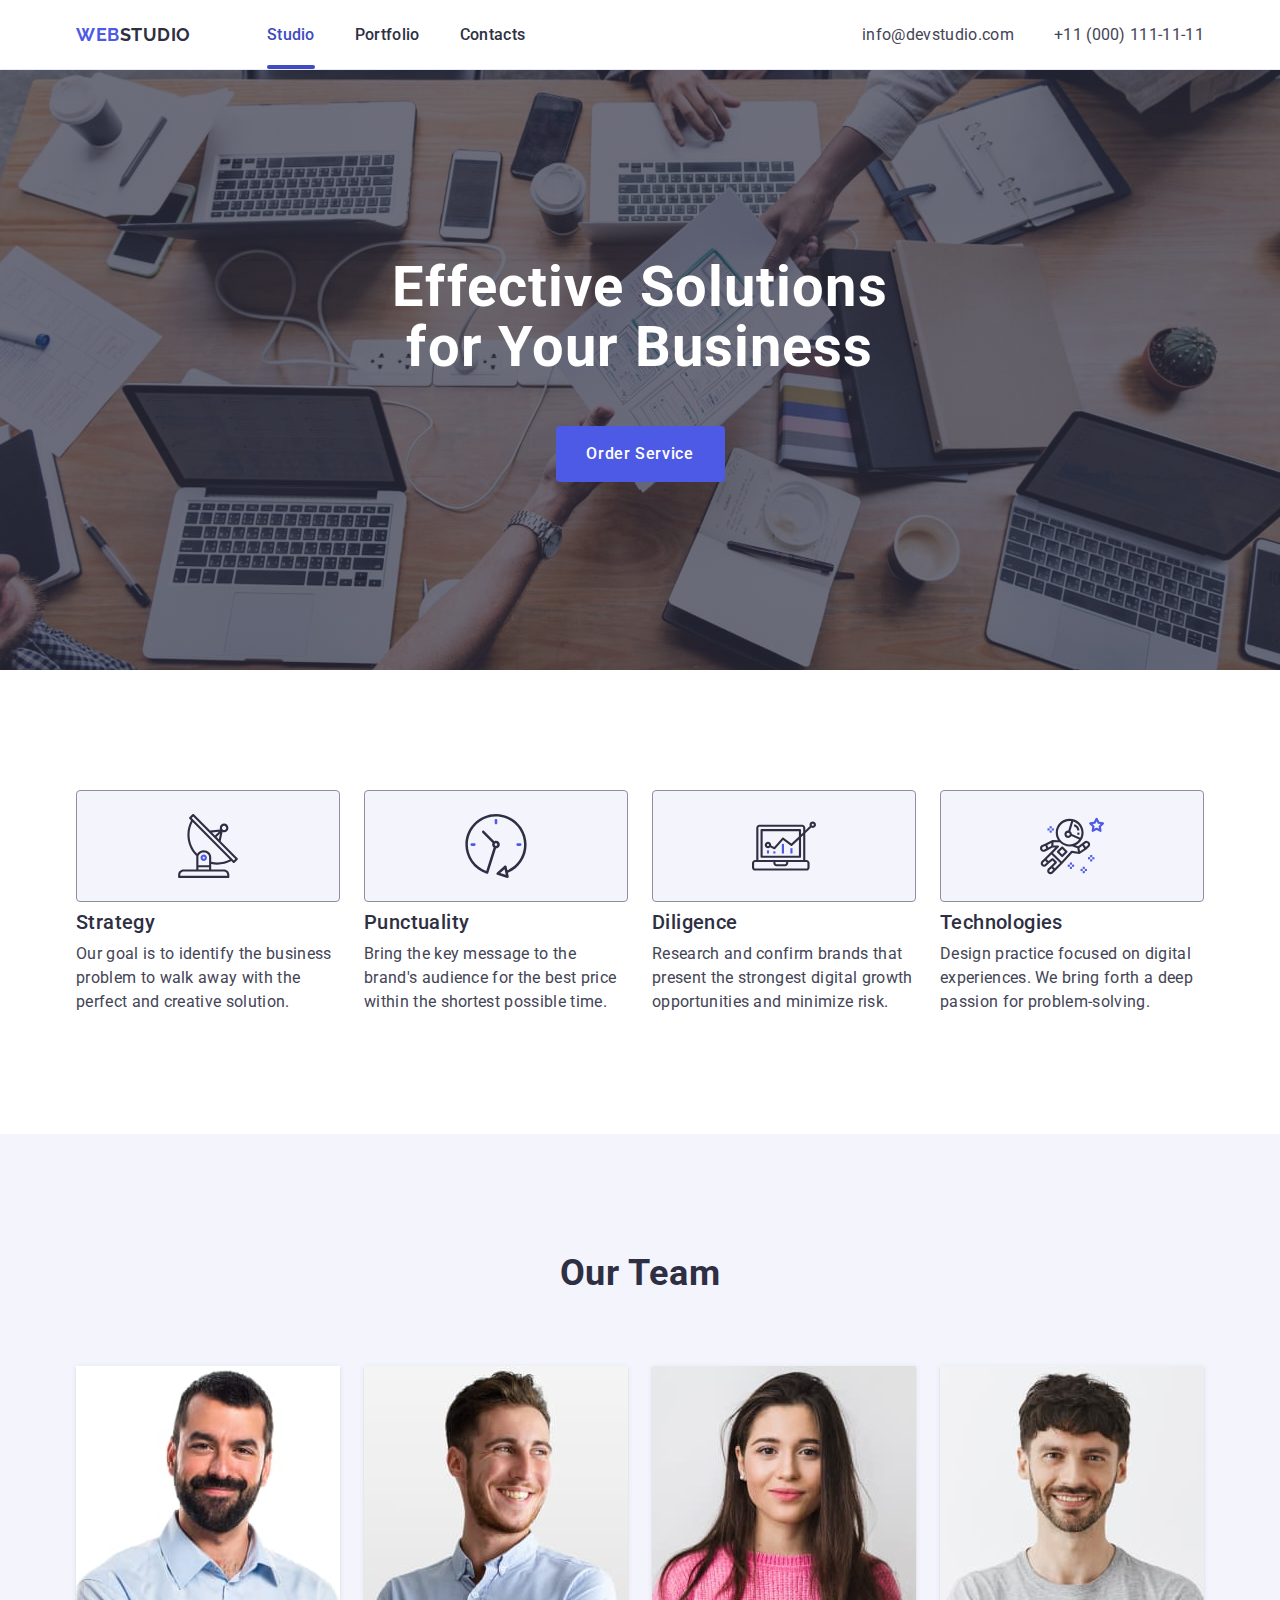
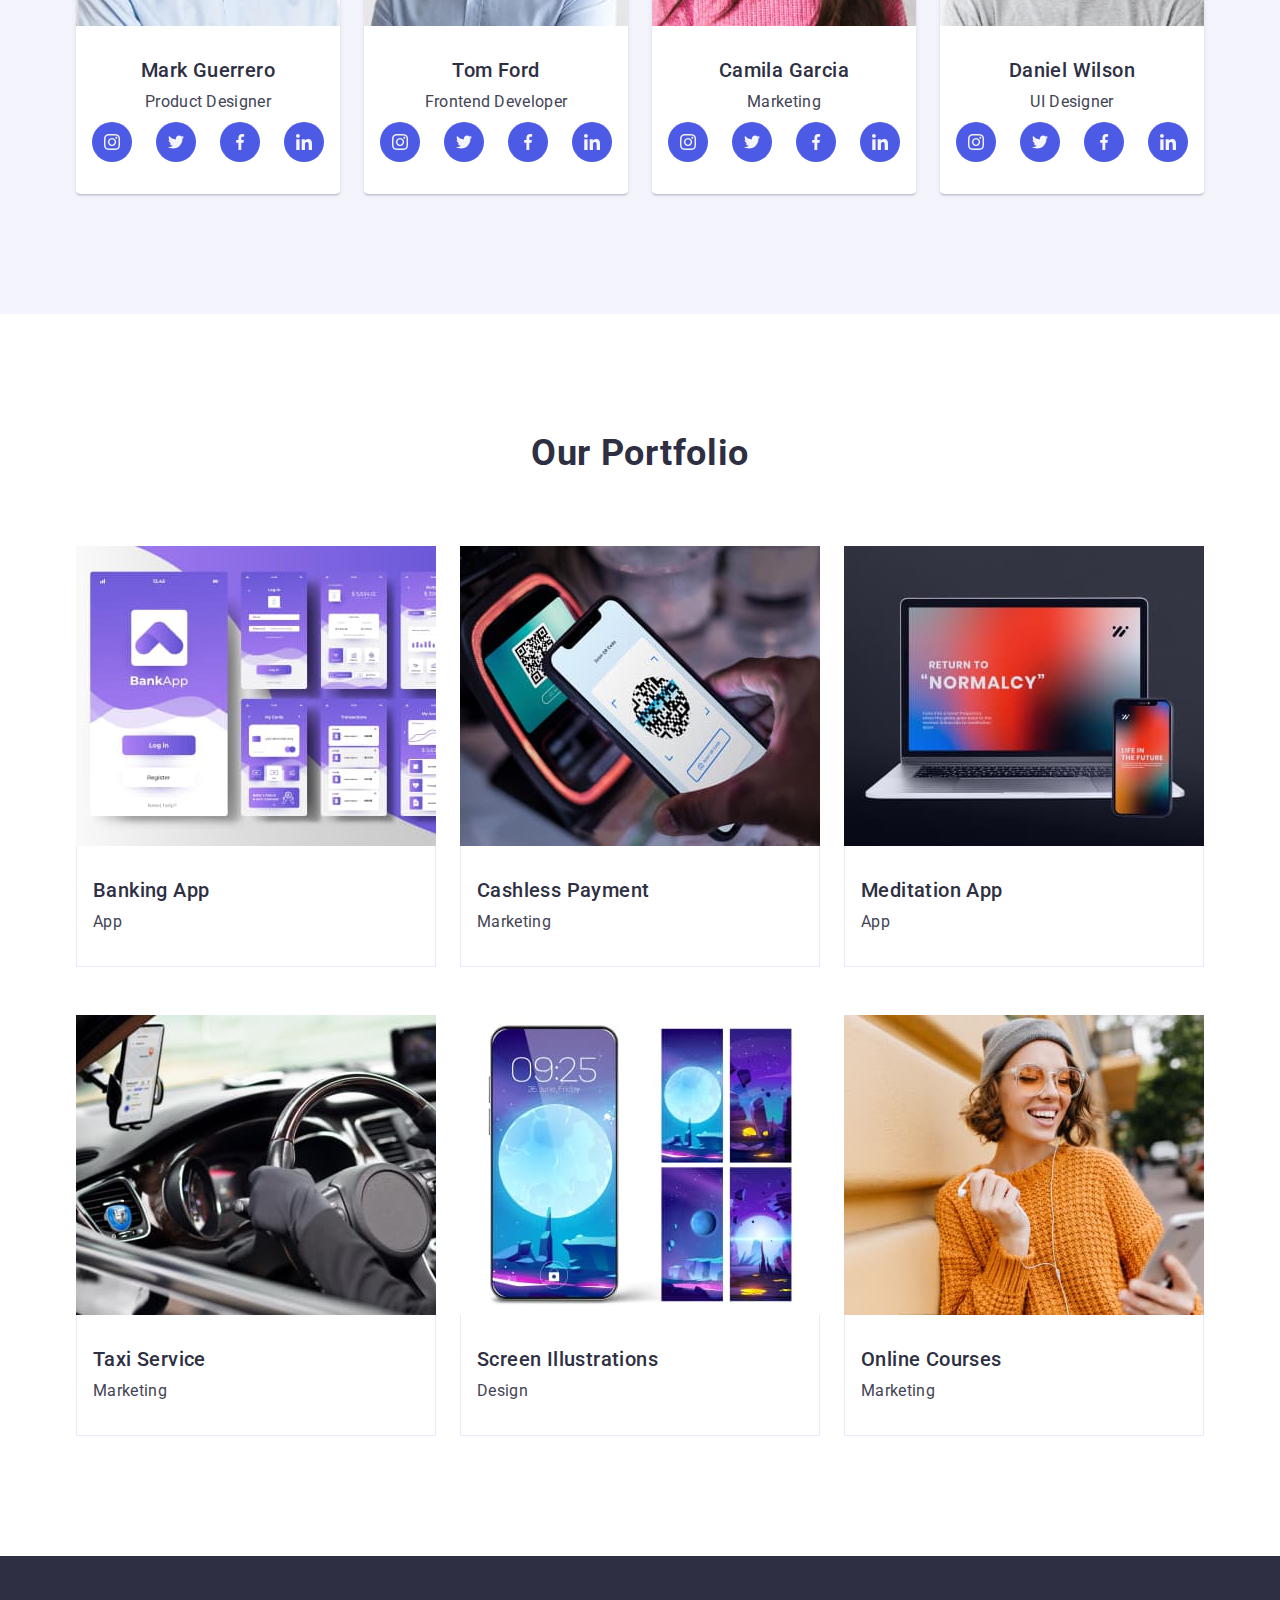
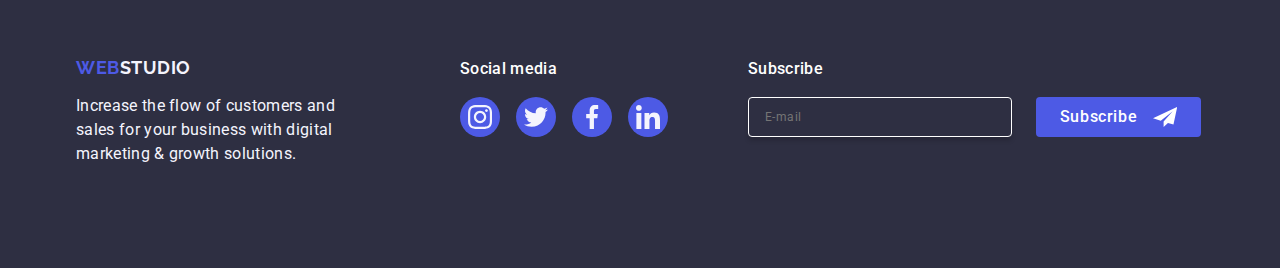
<file: index.html>
<!DOCTYPE html>
<html lang="en">
  <head>
    <meta charset="UTF-8" />
    <meta name="viewport" content="width=device-width, initial-scale=1.0" />
    <meta name="description" content="Effective Solutions for Your Business" />
    <title class="logo">Web<span class="accent">Studio</span></title>
    <!-- нормалізатор -->
    <link rel="stylesheet" href="https://cdnjs.cloudflare.com/ajax/libs/modern-normalize/2.0.0/modern-normalize.min.css">
    <!-- стилі -->
    <link rel="stylesheet" href="./css/styles.css" />
    <link rel="preconnect" href="https://fonts.googleapis.com">
    <link rel="preconnect" href="https://fonts.gstatic.com" crossorigin>
    <link href="https://fonts.googleapis.com/css2?family=Raleway:ital,wght@0,700;1,700&family=Roboto:wght@400;500;700&display=swap" rel="stylesheet">
  </head>

  <body>



      <header id="home" class="page-header">
        <div class="container">
          <nav class="header-nav">
            <a class="logo" href="./index.html">Web<span class="accent">Studio</span></a>
            <ul class="nav-list">
              <li class="nav-item"><a class="nav-link active" href="./index.html">Studio</a></li>
              <li class="nav-item"><a class="nav-link" href="">Portfolio</a></li>
              <li class="nav-item"><a class="nav-link" href="">Contacts</a></li>
            </ul>
          </nav>
          <!-- контакти -->
          <address class="address">
            <ul class="address-list">
              <li class="contacts-style">
                <a class="address-link" href="mailto:info@devstudio.com">info@devstudio.com</a>
              </li>
              <li class="contacts-style">
                <a class="address-link" href="tel:+110001111111">+11 (000) 111-11-11</a>
              </li>
            </ul>
          </address>
        </div>
      </header>

      <main>
        <section class="hero-section">
          <div class="container">
            <h1 class="hero-title">Effective Solutions for Your Business</h1>
            <button type="button" class="hero-button">Order Service</button>
          </div>
        </section>
      
        <section class="section-features">
          <div class="container">
            <h2 class="title-section visually-hidden">Features</h2>
            <ul class="features">
              <li class="features-list-item">
                <div class="icons-wrapper">
                  <svg class="icons-class" width="64" height="64">
                    <use href="./images/icons.svg#icon-antenna-1"></use>
                  </svg>
                </div>
                <h3 class="title-list">Strategy</h3>
                <p class="feature-description">
                  Our goal is to identify the business problem to walk away with the
                  perfect and creative solution.
                </p>
              </li>
              <li class="features-list-item">
                <div class="icons-wrapper">
                  <svg class="icons-class" width="64" height="64">
                    <use href="./images/icons.svg#icon-clock-1"></use>
                  </svg>
                </div>
                <h3 class="title-list">Punctuality</h3>
                <p class="feature-description">
                  Bring the key message to the brand's audience for the best price
                  within the shortest possible time.
                </p>
              </li>
              <li class="features-list-item">
                <div class="icons-wrapper">
                  <svg class="icons-class" width="64" height="64">
                    <use href="./images/icons.svg#icon-diagram-1"></use>
                  </svg>
                </div>
                <h3 class="title-list">Diligence</h3>
                <p class="feature-description">
                  Research and confirm brands that present the strongest digital
                  growth opportunities and minimize risk.
                </p>
              </li>
              <li class="features-list-item">
                <div class="icons-wrapper">
                  <svg class="icons-class" width="64" height="64">
                    <use href="./images/icons.svg#icon-astronaut-1"></use>
                  </svg>
                </div>
                <h3 class="title-list">Technologies</h3>
                <p class="feature-description">
                  Design practice focused on digital experiences. We bring forth a
                  deep passion for problem-solving.
                </p>
              </li>
            </ul>
          </div>
        </section>

        <section class="section-team">
          <div class="container">
            <h2 class="title-section">Our Team</h2>
            <ul class="team-list">
              <li class="list-style">
                <img
                    src="./images/team_members/img-3.jpg"
                    alt="Team member 1 image"
                    width="264"
                    height="260"
                  />
                <div class="team-textcard">
                  <h3 class="title-list team-members-names">Mark Guerrero</h3>
                  <p class="team-description">Product Designer</p>
                  <ul class="team-socials">
                    <li class="team-items">
                      <a
                        class="team-socials-link"
                        href="https://www.instagram.com"
                      >
                        <svg class="svg-class" width="16" height="16">
                          <use href="./images/icons.svg#icon-instagram-2"></use>
                        </svg>
                      </a>
                    </li>
                    <li class="team-items">
                      <a class="team-socials-link" href="https://x.com">
                        <svg class="svg-class" width="16" height="16">
                          <use href="./images/icons.svg#icon-twitter-1"></use>
                        </svg>
                      </a>
                    </li>
                    <li class="team-items">
                      <a class="team-socials-link" href="https://www.facebook.com">
                        <svg class="svg-class" width="16" height="16">
                          <use href="./images/icons.svg#icon-facebook-1"></use>
                        </svg>
                      </a>
                    </li>
                    <li class="team-items">
                      <a class="team-socials-link" href="https://www.linkedin.com">
                        <svg class="svg-class" width="16" height="16">
                          <use href="./images/icons.svg#icon-linkedin-1"></use>
                        </svg>
                      </a>
                    </li>
                  </ul>
                </div>
              </li>
              <li class="list-style">
                <img
                    src="./images/team_members/img-2.jpg"
                    alt="Team member 2 image"
                    width="264"
                    height="260"
                  />
                <div class="team-textcard">
                  <h3 class="title-list team-members-names">Tom Ford</h3>
                  <p class="team-description">Frontend Developer</p>
                  <ul class="team-socials">
                    <li class="team-items">
                      <a
                        class="team-socials-link"
                        href="https://www.instagram.com"
                      >
                        <svg class="svg-class" width="16" height="16">
                          <use href="./images/icons.svg#icon-instagram-2"></use>
                        </svg>
                      </a>
                    </li>
                    <li class="team-items">
                      <a class="team-socials-link" href="https://x.com">
                        <svg class="svg-class" width="16" height="16">
                          <use href="./images/icons.svg#icon-twitter-1"></use>
                        </svg>
                      </a>
                    </li>
                    <li class="team-items">
                      <a class="team-socials-link" href="https://www.facebook.com">
                        <svg class="svg-class" width="16" height="16">
                          <use href="./images/icons.svg#icon-facebook-1"></use>
                        </svg>
                      </a>
                    </li>
                    <li class="team-items">
                      <a class="team-socials-link" href="https://www.linkedin.com">
                        <svg class="svg-class" width="16" height="16">
                          <use href="./images/icons.svg#icon-linkedin-1"></use>
                        </svg>
                      </a>
                    </li>
                  </ul>
                </div>
              </li>
              <li class="list-style">
                <img
                    src="./images/team_members/img-1.jpg"
                    alt="Team member 3 image"
                    width="264"
                    height="260"
                  />
                <div class="team-textcard">
                  <h3 class="title-list team-members-names">Camila Garcia</h3>
                  <p class="team-description">Marketing</p>
                  <ul class="team-socials">
                    <li class="team-items">
                      <a
                        class="team-socials-link"
                        href="https://www.instagram.com"
                      >
                        <svg class="svg-class" width="16" height="16">
                          <use href="./images/icons.svg#icon-instagram-2"></use>
                        </svg>
                      </a>
                    </li>
                    <li class="team-items">
                      <a class="team-socials-link" href="https://x.com">
                        <svg class="svg-class" width="16" height="16">
                          <use href="./images/icons.svg#icon-twitter-1"></use>
                        </svg>
                      </a>
                    </li>
                    <li class="team-items">
                      <a class="team-socials-link" href="https://www.facebook.com">
                        <svg class="svg-class" width="16" height="16">
                          <use href="./images/icons.svg#icon-facebook-1"></use>
                        </svg>
                      </a>
                    </li>
                    <li class="team-items">
                      <a class="team-socials-link" href="https://www.linkedin.com">
                        <svg class="svg-class" width="16" height="16">
                          <use href="./images/icons.svg#icon-linkedin-1"></use>
                        </svg>
                      </a>
                    </li>
                  </ul>
                </div>
              </li>
              <li class="list-style">
                <img
                    src="./images/team_members/img.jpg"
                    alt="Team member 4 image"
                    width="264"
                    height="260"
                  />
                <div class="team-textcard">
                  <h3 class="title-list team-members-names">Daniel Wilson</h3>
                  <p class="team-description">UI Designer</p>
                  <ul class="team-socials">
                    <li class="team-items">
                      <a
                        class="team-socials-link"
                        href="https://www.instagram.com"
                      >
                        <svg class="svg-class" width="16" height="16">
                          <use href="./images/icons.svg#icon-instagram-2"></use>
                        </svg>
                      </a>
                    </li>
                    <li class="team-items">
                      <a class="team-socials-link" href="https://x.com">
                        <svg class="svg-class" width="16" height="16">
                          <use href="./images/icons.svg#icon-twitter-1"></use>
                        </svg>
                      </a>
                    </li>
                    <li class="team-items">
                      <a class="team-socials-link" href="https://www.facebook.com">
                        <svg class="svg-class" width="16" height="16">
                          <use href="./images/icons.svg#icon-facebook-1"></use>
                        </svg>
                      </a>
                    </li>
                    <li class="team-items">
                      <a class="team-socials-link" href="https://www.linkedin.com">
                        <svg class="svg-class" width="16" height="16">
                          <use href="./images/icons.svg#icon-linkedin-1"></use>
                        </svg>
                      </a>
                    </li>
                  </ul>
                </div>
              </li>
            </ul>
          </div>
        </section>
      
        <section class="section-portfolio">
          <div class="container">
            <h2 class="title-section">Our Portfolio</h2>
            <ul class="product-list">
              <li class="product-item">
                <div class="box">
                  <img
                    src="./images/portfolio/img-1.jpg"
                    alt="item 1 - banking app"
                    width="360"
                    height="300"
                  />
                  <p class="overlay">14 Stylish and User-Friendly App Design Concepts · Task Manager App · Calorie Tracker App · Exotic Fruit Ecommerce App · Cloud Storage App</p>
                </div>
                <div class="product-textcard">
                  <h3 class="title-list">Banking App</h3>
                  <p class="product-description">App</p>
                </div>
              </li>
              <li class="product-item">
                <div class="box">
                  <img
                    src="./images/portfolio/img-2.jpg"
                    alt="item 2 image - cashless payment"
                    width="360"
                    height="300"
                  />
                  <p class="overlay">14 Stylish and User-Friendly App Design Concepts · Task Manager App · Calorie Tracker App · Exotic Fruit Ecommerce App · Cloud Storage App</p>
                </div>
                <div class="product-textcard">
                  <h3 class="title-list">Cashless Payment</h3>
                  <p class="product-description">Marketing</p>
                </div>
              </li>
              <li class="product-item">
                <div class="box">
                  <img
                    src="./images/portfolio/img-3.jpg"
                    alt="item 3 image - medication app"
                    width="360"
                    height="300"
                  />
                  <p class="overlay">14 Stylish and User-Friendly App Design Concepts · Task Manager App · Calorie Tracker App · Exotic Fruit Ecommerce App · Cloud Storage App</p>
                </div>
                <div class="product-textcard">
                  <h3 class="title-list">Meditation App</h3>
                  <p class="product-description">App</p>
                </div>
              </li>
              <li class="product-item">
                <div class="box">
                  <img
                    src="./images/portfolio/img-4.jpg"
                    alt="item 4 image - taxi"
                    width="360"
                    height="300"
                  />
                  <p class="overlay">14 Stylish and User-Friendly App Design Concepts · Task Manager App · Calorie Tracker App · Exotic Fruit Ecommerce App · Cloud Storage App</p>
                </div>
                <div class="product-textcard">
                  <h3 class="title-list">Taxi Service</h3>
                  <p class="product-description">Marketing</p>
                </div>
              </li>
              <li class="product-item">
                <div class="box">
                  <img
                    src="./images/portfolio/img-5.jpg"
                    alt="item 5 image - screen illustrations"
                    width="360"
                    height="300"
                  />
                  <p class="overlay">14 Stylish and User-Friendly App Design Concepts · Task Manager App · Calorie Tracker App · Exotic Fruit Ecommerce App · Cloud Storage App</p>
                </div>
                <div class="product-textcard">
                  <h3 class="title-list">Screen Illustrations</h3>
                  <p class="product-description">Design</p>
                </div>
              </li>
              <li class="product-item">
                <div class="box">

                  <img
                  src="./images/portfolio/img-6.jpg"
                  alt="item 6 image - online courses"
                  width="360"
                  height="300"
                  />
                  <p class="overlay">14 Stylish and User-Friendly App Design Concepts · Task Manager App · Calorie Tracker App · Exotic Fruit Ecommerce App · Cloud Storage App</p>
                </div>
                <div class="product-textcard">
                  <h3 class="title-list">Online Courses</h3>
                  <p class="product-description">Marketing</p>
                </div>
              </li>
            </ul>
          </div>
        </section>
      </main>

      <footer class="footer">
        <div class="container">
          <div class="logo-box">
            <a href="./index.html" class="logo footer-logo">Web<span class="accent-light">Studio</span></a>
            <p class="footer-description">
              Increase the flow of customers and sales for your business with digital
              marketing & growth solutions.
            </p>
          </div>
          <div>
            <p class="social-media">Social media</p>
            <ul class="footer-socials-list">
              <li class="footer-class">
                <a class="footer-socials" href="https://www.instagram.com">
                  <svg class="icon-footer" width="24" height="24">
                    <use href="./images/icons.svg#icon-instagram-2"></use>
                  </svg>
                </a>
              </li>
              <li class="footer-class">
                <a class="footer-socials" href="https://x.com">
                  <svg class="icon-footer" width="24" height="24">
                    <use href="./images/icons.svg#icon-twitter-1"></use>
                  </svg>
                </a>
              </li>
              <li class="footer-class">
                <a class="footer-socials" href="https://www.facebook.com">
                  <svg class="icon-footer" width="24" height="24">
                    <use href="./images/icons.svg#icon-facebook-1"></use>
                  </svg>
                </a>
              </li>
              <li class="footer-class">
                <a class="footer-socials" href="https://www.linkedin.com">
                  <svg class="icon-footer" width="24" height="24">
                    <use href="./images/icons.svg#icon-linkedin-1"></use>
                  </svg>
                </a>
              </li>
            </ul>
          </div>
          <div class="subscribe">
            <p class="p-subscribe">Subscribe</p>
            <form class="subscribe-form" name="email">
              <label class="footer-label">
                <input
                  class="input-form"
                  type="email"
                  name="user-subscribe"
                  placeholder="E-mail"
                />
              </label>
              <button class="button-style" type="submit">
                Subscribe
                <svg class="subscribe-icon" width="24" height="24">
                  <use href="./images/icons.svg#icon-send"></use>
                </svg>
              </button>
            </form>
          </div>
        </div>
      </footer>

      <div class="backdrop">
        <div class="modal">
          <button class="close-button" type="button">
            <svg class="close-icon" width="8" height="8">
              <use href="./images/icons.svg#icon-close"></use>
            </svg>
          </button>

          <p class="modal-caption">Leave your contacts and we will call you back</p>
          
          <form class="modal-form" name="subscribe-form">
            <div class="modal-form-field">
              <label class="modal-form-label" for="user-name">Name</label>
              <div class="modal-form-wrapper">
                <input
                  class="modal-form-input"
                  type="text"
                  name="user-name"
                  id="user-name"
                />
                <svg class="modal-form-icon" width="18" height="24">
                  <use href="./images/icons.svg#icon-person"></use>
                </svg>
              </div>
            </div>

            <div class="modal-form-field">
              <label class="modal-form-label" for="user-phone">Phone</label>
              <div class="modal-form-wrapper">
                <input
                  class="modal-form-input"
                  type="tel"
                  name="user-phone"
                  id="user-phone"
                />
                <svg class="modal-form-icon" width="18" height="24">
                  <use href="./images/icons.svg#icon-phone"></use>
                </svg>
              </div>
            </div>

            <div class="modal-form-field">
              <label class="modal-form-label" for="user-email">Email</label>
              <div class="modal-form-wrapper">
                <input
                  class="modal-form-input"
                  type="email"
                  name="user-email"
                  id="user-email"
                />
                <svg class="modal-form-icon" width="18" height="24">
                  <use href="./images/icons.svg#icon-email"></use>
                </svg>
              </div>
            </div>

            <div class="modal-form-field comment">
              <label class="modal-form-label" for="user-comment">Comment</label>
              <textarea
                class="modal-comment"
                rows="4"
                name="user-comment"
                id="user-comment"
                placeholder="Text input"
              ></textarea>
            </div>

            <div class="modal-agreement">
              <input
                class="visually-hidden"
                type="checkbox"
                name="user-privacy"
                id="user-privacy"
                value="true"
              />
              <label class="modal-concent" for="user-privacy">
                <span class="modal-checkbox">
                  <svg class="modal-checkbox-icon" width="10" height="8">
                    <use href="./images/icons.svg#icon-Checkbox"></use>
                  </svg>
                </span>
                I accept the terms and conditions of the
                <a class="modal-form-link" href="">Privacy Policy</a>
              </label>
            </div>
            <button class="button-style" type="submit">Send</button>
          </form>

        </div>
      </div>



  </body>
</html>
</file>
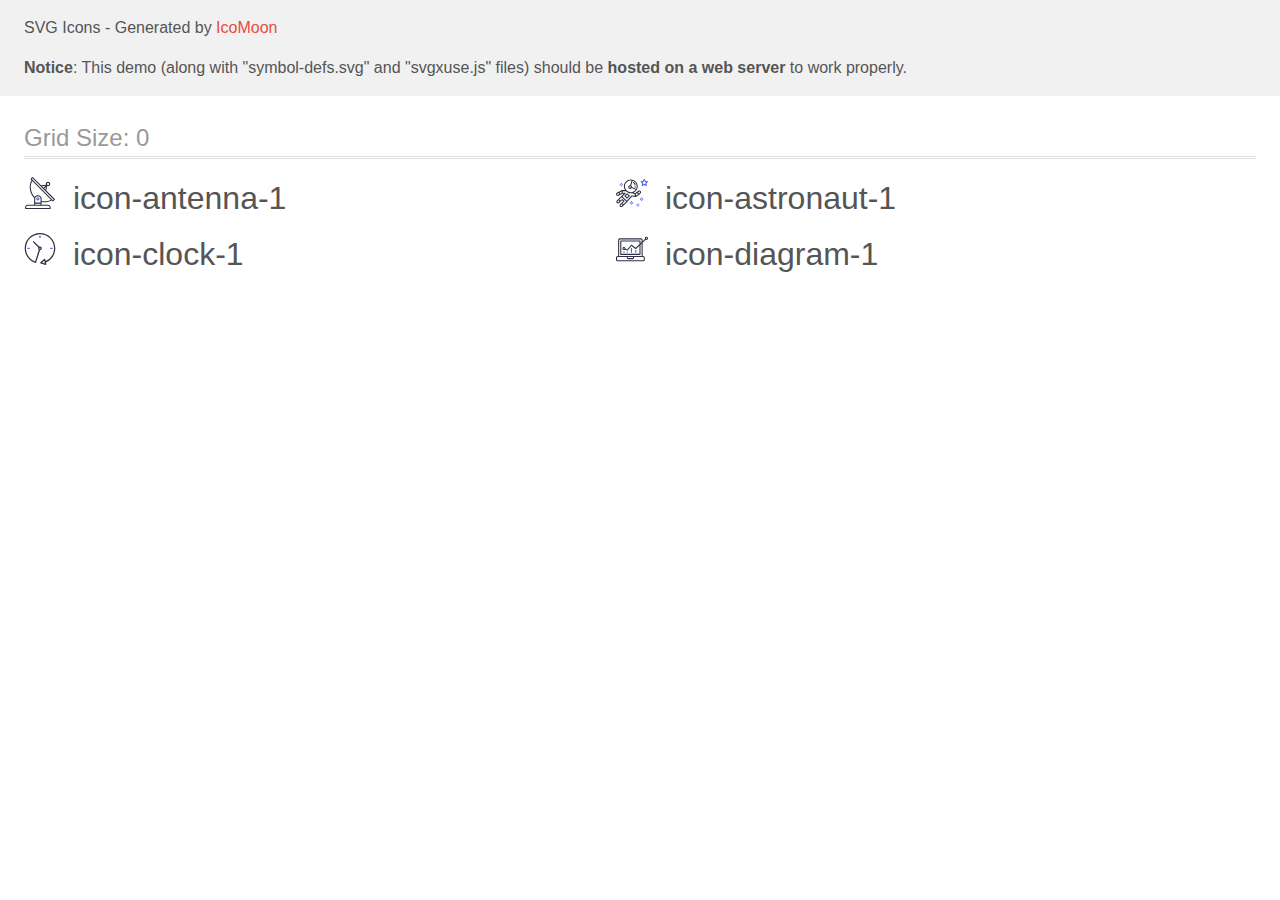
<file: images/features/demo-external-svg.html>
<!doctype html>
<html>
<head>
    <title>IcoMoon - SVG Icons</title>
    <meta charset="utf-8">
    <meta name="viewport" content="width=device-width, initial-scale=1">
    <link rel="stylesheet" href="demo-files/demo.css">
    <link rel="stylesheet" href="style.css">
</head>
<body>
<header class="bgc1 clearfix">
<div class="mhl">
    <p>SVG Icons - Generated by <a href="https://icomoon.io/app">IcoMoon</a></p><p><strong>Notice</strong>: This demo (along with "symbol-defs.svg" and "svgxuse.js" files) should be <b>hosted on a web server</b> to work properly.</p>
</div>
</header>
    <div class="clearfix mhl ptl">
        <h1 class="mvm mtn fgc1">Grid Size: 0</h1>
        <div class="glyph fs1">
            <div class="clearfix pbs">
                <svg class="icon icon-antenna-1"><use xlink:href="symbol-defs.svg#icon-antenna-1"></use></svg><span class="name"> icon-antenna-1</span>
            </div>
        </div>
        <div class="glyph fs1">
            <div class="clearfix pbs">
                <svg class="icon icon-astronaut-1"><use xlink:href="symbol-defs.svg#icon-astronaut-1"></use></svg><span class="name"> icon-astronaut-1</span>
            </div>
        </div>
        <div class="glyph fs1">
            <div class="clearfix pbs">
                <svg class="icon icon-clock-1"><use xlink:href="symbol-defs.svg#icon-clock-1"></use></svg><span class="name"> icon-clock-1</span>
            </div>
        </div>
        <div class="glyph fs1">
            <div class="clearfix pbs">
                <svg class="icon icon-diagram-1"><use xlink:href="symbol-defs.svg#icon-diagram-1"></use></svg><span class="name"> icon-diagram-1</span>
            </div>
        </div>
  </div>
<script defer src="svgxuse.js"></script>
</body>
</html>
</file>
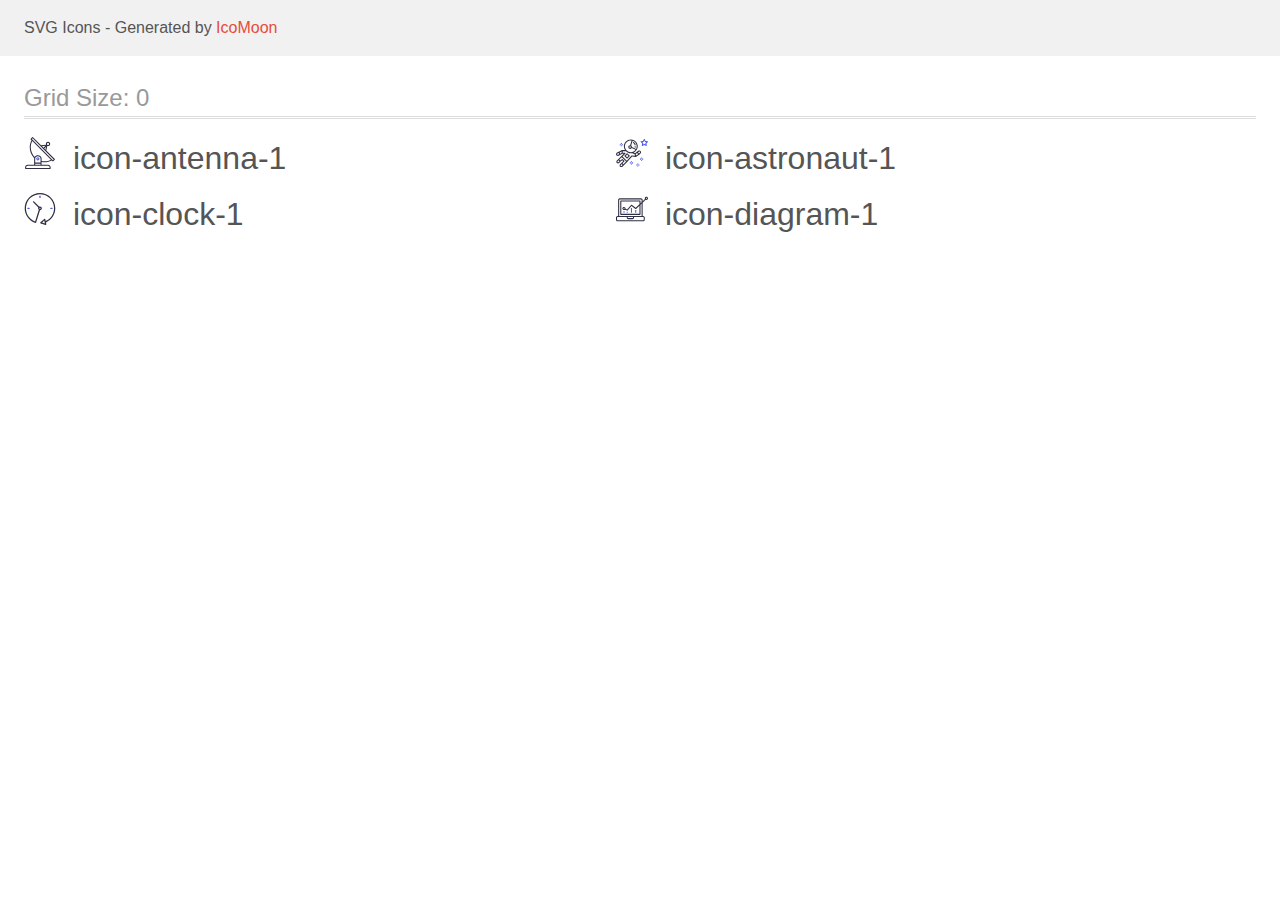
<file: images/features/demo.html>
<!doctype html>
<html>
<head>
    <title>IcoMoon - SVG Icons</title>
    <meta charset="utf-8">
    <meta name="viewport" content="width=device-width, initial-scale=1">
    <link rel="stylesheet" href="demo-files/demo.css">
    <link rel="stylesheet" href="style.css">
</head>
<body>
<svg aria-hidden="true" style="position: absolute; width: 0; height: 0; overflow: hidden;" version="1.1" xmlns="http://www.w3.org/2000/svg" xmlns:xlink="http://www.w3.org/1999/xlink">
<defs>
<symbol id="icon-antenna-1" viewBox="0 0 32 32">
<path fill="#2e2f42" style="fill: var(--color1, #2e2f42)" d="M30.773 22.098l-8.443-8.505 0.937-4.615c0.242 0.094 0.499 0.144 0.758 0.146h0.006c1.192 0.014 2.17-0.941 2.184-2.133s-0.941-2.17-2.133-2.184c-1.192-0.014-2.17 0.941-2.184 2.133-0.003 0.255 0.039 0.509 0.125 0.749l-4.96 0.605-8.091-8.133c-0.099-0.101-0.235-0.159-0.377-0.16-0.14 0.001-0.274 0.056-0.373 0.155l-1.513 1.504c-0.208 0.208-0.208 0.546 0 0.754l0.814 0.826c-3.153 5.798-2.129 12.978 2.519 17.663 0.043 0.041 0.092 0.074 0.146 0.098-0.034 0.18-0.051 0.364-0.052 0.547v6.187h-6.4c-1.472 0.002-2.665 1.195-2.667 2.667v1.067c0 0.295 0.239 0.533 0.533 0.533h24.533c0.295 0 0.533-0.239 0.533-0.533v-1.067c-0.002-1.472-1.195-2.665-2.667-2.667h-6.4v-2.742c1.003 0.21 2.024 0.317 3.049 0.32 2.458-0.003 4.877-0.615 7.040-1.783l0.818 0.823c0.099 0.101 0.235 0.159 0.377 0.16 0.14-0.001 0.274-0.056 0.373-0.155l1.513-1.504c0.208-0.208 0.208-0.546 0-0.754zM23.28 6.233c0.418-0.415 1.093-0.414 1.509 0.004s0.414 1.093-0.004 1.508c-0.2 0.199-0.47 0.31-0.752 0.31h-0.003c-0.589-0.003-1.064-0.483-1.061-1.072 0.002-0.282 0.115-0.552 0.314-0.751h-0.002zM22.024 9.738l-0.598 2.946-1.175-1.182 1.774-1.763zM21.419 8.836l-1.92 1.909-1.485-1.493 3.405-0.415zM24.004 28.8c0.884 0 1.6 0.716 1.6 1.6v0.533h-23.467v-0.533c0-0.884 0.716-1.6 1.6-1.6h20.267zM16.537 26.667v1.067h-5.333v-1.067h5.333zM11.204 25.6v-4.053c0-1.294 1.196-2.347 2.667-2.347s2.667 1.053 2.667 2.347v4.053h-5.333zM17.604 23.904v-2.357c0-1.882-1.675-3.413-3.733-3.413-1.331-0.020-2.576 0.657-3.281 1.786-4.058-4.274-4.971-10.645-2.279-15.887l18.602 18.708c-2.872 1.461-6.165 1.873-9.309 1.163zM28.893 23.22l-21.057-21.181 0.755-0.752 7.935 7.98c0.004 0 0.006 0.007 0.010 0.010l13.115 13.191-0.757 0.752z"></path>
<path fill="#4d5ae5" style="fill: var(--color2, #4d5ae5)" d="M13.876 20.267h-0.005c-0.884-0.001-1.601 0.714-1.602 1.598s0.714 1.601 1.598 1.602h0.005c0.884 0.001 1.601-0.714 1.602-1.598s-0.714-1.601-1.598-1.602zM14.249 22.245c-0.1 0.1-0.236 0.156-0.378 0.155-0.295-0.002-0.532-0.242-0.531-0.536 0.001-0.141 0.057-0.276 0.157-0.375s0.233-0.154 0.373-0.155c0.295 0.002 0.532 0.242 0.531 0.536-0.001 0.141-0.057 0.276-0.157 0.375h0.005z"></path>
</symbol>
<symbol id="icon-astronaut-1" viewBox="0 0 32 32">
<path fill="#4d5ae5" style="fill: var(--color2, #4d5ae5)" d="M31.974 4.524c-0.063-0.193-0.229-0.333-0.43-0.363l-1.91-0.278-0.855-1.731c-0.179-0.365-0.777-0.365-0.956 0l-0.855 1.731-1.91 0.278c-0.201 0.029-0.367 0.17-0.431 0.363-0.062 0.193-0.011 0.405 0.135 0.547l1.383 1.348-0.326 1.903c-0.034 0.2 0.048 0.402 0.212 0.522 0.166 0.121 0.382 0.135 0.562 0.040l1.709-0.899 1.709 0.899c0.078 0.041 0.164 0.061 0.249 0.061 0.11 0 0.221-0.034 0.314-0.102 0.164-0.119 0.246-0.322 0.212-0.522l-0.326-1.903 1.383-1.348c0.145-0.142 0.197-0.354 0.135-0.547zM29.511 5.851c-0.125 0.122-0.183 0.299-0.153 0.472l0.191 1.114-1-0.526c-0.078-0.041-0.163-0.061-0.249-0.061s-0.17 0.020-0.249 0.061l-1.001 0.526 0.191-1.114c0.030-0.173-0.028-0.349-0.153-0.472l-0.81-0.789 1.119-0.163c0.174-0.025 0.324-0.134 0.402-0.292l0.5-1.013 0.5 1.013c0.078 0.157 0.228 0.267 0.402 0.292l1.119 0.163-0.809 0.789z"></path>
<path fill="#4d5ae5" style="fill: var(--color2, #4d5ae5)" d="M26.133 20.522h-1.067v1.067h1.067v-1.067z"></path>
<path fill="#4d5ae5" style="fill: var(--color2, #4d5ae5)" d="M26.133 22.656h-1.067v1.067h1.067v-1.067z"></path>
<path fill="#4d5ae5" style="fill: var(--color2, #4d5ae5)" d="M27.2 21.589h-1.067v1.067h1.067v-1.067z"></path>
<path fill="#4d5ae5" style="fill: var(--color2, #4d5ae5)" d="M25.067 21.589h-1.067v1.067h1.067v-1.067z"></path>
<path fill="#4d5ae5" style="fill: var(--color2, #4d5ae5)" d="M22.4 26.389h-1.067v1.067h1.067v-1.067z"></path>
<path fill="#4d5ae5" style="fill: var(--color2, #4d5ae5)" d="M22.4 28.522h-1.067v1.067h1.067v-1.067z"></path>
<path fill="#4d5ae5" style="fill: var(--color2, #4d5ae5)" d="M23.467 27.456h-1.067v1.067h1.067v-1.067z"></path>
<path fill="#4d5ae5" style="fill: var(--color2, #4d5ae5)" d="M21.333 27.456h-1.067v1.067h1.067v-1.067z"></path>
<path fill="#4d5ae5" style="fill: var(--color2, #4d5ae5)" d="M16 24.256h-1.067v1.067h1.067v-1.067z"></path>
<path fill="#4d5ae5" style="fill: var(--color2, #4d5ae5)" d="M16 26.389h-1.067v1.067h1.067v-1.067z"></path>
<path fill="#4d5ae5" style="fill: var(--color2, #4d5ae5)" d="M17.067 25.322h-1.067v1.067h1.067v-1.067z"></path>
<path fill="#4d5ae5" style="fill: var(--color2, #4d5ae5)" d="M14.933 25.322h-1.067v1.067h1.067v-1.067z"></path>
<path fill="#4d5ae5" style="fill: var(--color2, #4d5ae5)" d="M5.867 6.122h-1.067v1.067h1.067v-1.067z"></path>
<path fill="#4d5ae5" style="fill: var(--color2, #4d5ae5)" d="M5.867 8.255h-1.067v1.067h1.067v-1.067z"></path>
<path fill="#4d5ae5" style="fill: var(--color2, #4d5ae5)" d="M6.933 7.189h-1.067v1.067h1.067v-1.067z"></path>
<path fill="#4d5ae5" style="fill: var(--color2, #4d5ae5)" d="M4.8 7.189h-1.067v1.067h1.067v-1.067z"></path>
<path fill="#2e2f42" style="fill: var(--color1, #2e2f42)" d="M24.715 14.159c-0.287-0.388-0.709-0.637-1.188-0.705-0.481-0.068-0.956 0.058-1.34 0.352l-1.252 0.96-1.898 1.417-1.358-0.541c2.421-1.086 4.114-3.508 4.114-6.32 0-3.823-3.123-6.933-6.961-6.933s-6.961 3.11-6.961 6.933c0 1.386 0.414 2.674 1.12 3.758l-2.764-0.024c-0.002 0-0.003 0-0.005 0-0.009 0-0.015 0.004-0.023 0.005-0.053 0.002-0.105 0.013-0.155 0.031-0.013 0.005-0.026 0.008-0.038 0.013-0.006 0.003-0.013 0.003-0.019 0.006l-3.233 1.596c-0.001 0-0.001 0-0.001 0.001l-1.893 0.911c-0.021 0.009-0.042 0.021-0.063 0.035-0.755 0.502-1.012 1.489-0.598 2.295 0.22 0.429 0.595 0.745 1.056 0.889 0.178 0.055 0.359 0.083 0.539 0.083 0.29 0 0.577-0.071 0.839-0.211l1.388-0.738 2.264-1.169 1.357-0.008-5.442 5.416c-0.001 0.001-0.001 0.001-0.002 0.001l-1.339 1.333c-0.316 0.315-0.49 0.732-0.49 1.178s0.174 0.863 0.49 1.179c0.325 0.323 0.752 0.485 1.179 0.485s0.854-0.162 1.18-0.485l1.314-1.309 1.741-1.3 0.901 0.897-1.762 1.754c-0 0.001-0.001 0.001-0.002 0.001l-1.339 1.333c-0.316 0.315-0.49 0.732-0.49 1.178s0.174 0.863 0.49 1.179c0.325 0.323 0.753 0.485 1.18 0.485s0.855-0.162 1.18-0.485l3.482-3.467c0.001-0.001 0.001-0.001 0.001-0.002l1.010-1-0.004-0.004c0.006-0.006 0.015-0.009 0.022-0.015l5.166-5.658 3.471 0.494c0.025 0.004 0.050 0.005 0.075 0.005 0.065 0 0.127-0.015 0.187-0.038 0.018-0.006 0.033-0.015 0.050-0.023 0.019-0.010 0.039-0.015 0.058-0.027l3.213-2.133c0.012-0.008 0.018-0.021 0.029-0.029 0.013-0.010 0.029-0.014 0.041-0.026l1.271-1.191c0.662-0.62 0.753-1.635 0.212-2.362zM2.13 17.77c-0.173 0.093-0.37 0.111-0.558 0.052-0.187-0.058-0.338-0.186-0.427-0.358-0.161-0.314-0.068-0.695 0.214-0.902l1.314-0.632 0.449 1.313-0.992 0.527zM5.628 15.942l-1.548 0.8-0.439-1.283 2.027-1.001-0.040 1.484zM20.727 9.322c0 0.918-0.219 1.785-0.599 2.559l-4.181-1.899c-0.044-0.573-0.341-1.075-0.788-1.388l1.464-4.86c2.378 0.756 4.105 2.974 4.105 5.588zM8.938 9.322c0-3.235 2.644-5.867 5.894-5.867 0.253 0 0.5 0.021 0.745 0.052l-1.432 4.754c-0.019-0.001-0.037-0.006-0.057-0.006-1.033 0-1.873 0.837-1.873 1.867s0.84 1.867 1.873 1.867c0.694 0 1.294-0.383 1.618-0.945l3.862 1.755c-1.075 1.446-2.795 2.39-4.737 2.39-3.25 0-5.894-2.632-5.894-5.867zM14.894 10.122c0 0.441-0.362 0.8-0.806 0.8s-0.806-0.359-0.806-0.8c0-0.441 0.362-0.8 0.806-0.8s0.806 0.359 0.806 0.8zM2.465 25.146c-0.236 0.234-0.619 0.234-0.854 0.001-0.114-0.114-0.176-0.263-0.176-0.423s0.062-0.309 0.176-0.421l0.962-0.958 0.851 0.848-0.959 0.955zM5.679 28.88c-0.236 0.234-0.619 0.235-0.855 0.001-0.114-0.114-0.176-0.263-0.176-0.423s0.062-0.309 0.176-0.421l0.963-0.959 0.852 0.848-0.96 0.955zM9.16 25.411c-0.001 0-0.001 0-0.002 0.001l-1.765 1.76-0.852-0.848 1.763-1.755c0 0 0 0 0-0s0.001-0.001 0.002-0.001c0.040-0.040 0.065-0.088 0.090-0.135 0.007-0.014 0.020-0.026 0.026-0.040 0.017-0.041 0.019-0.085 0.026-0.129 0.003-0.025 0.014-0.047 0.014-0.073 0-0.036-0.013-0.070-0.020-0.106-0.006-0.032-0.006-0.065-0.019-0.095-0.020-0.050-0.055-0.094-0.091-0.138-0.010-0.012-0.014-0.027-0.025-0.038 0 0 0 0-0.001 0s-0.001-0.002-0.001-0.002l-1.607-1.6c-0.017-0.017-0.039-0.024-0.058-0.038-0.028-0.022-0.055-0.042-0.087-0.058-0.030-0.015-0.061-0.024-0.093-0.033-0.034-0.010-0.067-0.017-0.103-0.020-0.033-0.002-0.063 0.001-0.095 0.005-0.036 0.004-0.069 0.009-0.104 0.020-0.034 0.011-0.063 0.027-0.094 0.045-0.020 0.011-0.042 0.015-0.061 0.029l-1.773 1.324-0.901-0.897 2.399-2.386 4.361 4.289-0.928 0.919zM15.979 18.394c-0.015-0.002-0.030 0.004-0.045 0.003-0.039-0.002-0.076 0.001-0.115 0.007-0.030 0.005-0.059 0.011-0.088 0.021-0.034 0.012-0.065 0.028-0.097 0.047-0.030 0.018-0.057 0.037-0.083 0.061-0.013 0.011-0.028 0.017-0.040 0.029l-4.698 5.146-4.328-4.257 2.833-2.818c0.209-0.208 0.21-0.546 0.002-0.755-0.105-0.105-0.243-0.157-0.381-0.156v-0.001l-2.219 0.013 0.028-1.607 3.104 0.027c1.265 1.294 3.029 2.101 4.981 2.101 0.437 0 0.864-0.045 1.279-0.123 0.040 0.032 0.079 0.065 0.13 0.085l2.41 0.96 0.152 0.758 0.178 0.885-3.003-0.427zM20.020 18.572l-0.313-1.558 1.446-1.080 0.947 1.257-2.080 1.381zM23.774 15.741l-0.838 0.785-0.931-1.236 0.831-0.637c0.155-0.119 0.351-0.168 0.543-0.143 0.193 0.027 0.364 0.128 0.48 0.284 0.217 0.292 0.18 0.699-0.085 0.947z"></path>
<path fill="#2e2f42" style="fill: var(--color1, #2e2f42)" d="M13.602 18.544l-2.143-2.133c-0.207-0.207-0.545-0.207-0.753 0l-2.142 2.133c-0.1 0.101-0.157 0.236-0.157 0.378s0.056 0.278 0.157 0.378l2.142 2.133c0.104 0.103 0.241 0.155 0.377 0.155s0.273-0.052 0.376-0.155l2.143-2.133c0.1-0.1 0.157-0.236 0.157-0.378s-0.057-0.278-0.157-0.378zM11.083 20.303l-1.387-1.381 1.387-1.381 1.387 1.381-1.387 1.381z"></path>
<path fill="#2e2f42" style="fill: var(--color1, #2e2f42)" d="M17.164 5.071l-0.258 1.036c0.071 0.018 1.738 0.452 1.738 2.149h1.067c-0-2.017-1.666-2.965-2.547-3.185z"></path>
<path fill="#2e2f42" style="fill: var(--color1, #2e2f42)" d="M19.711 9.322h-1.067v1.067h1.067v-1.067z"></path>
</symbol>
<symbol id="icon-clock-1" viewBox="0 0 32 32">
<path fill="#2e2f42" style="fill: var(--color1, #2e2f42)" d="M31.297 15.301c-0.002-8.452-6.855-15.303-15.308-15.301s-15.303 6.855-15.301 15.308c0.001 6.658 4.307 12.551 10.649 14.576 0.061 0.019 0.124 0.029 0.187 0.029 0.121-0 0.239-0.032 0.342-0.094 0.135-0.080 0.236-0.207 0.283-0.356l3.865-12.25c1.057-0.005 1.909-0.866 1.903-1.923s-0.866-1.909-1.923-1.903c-0.284 0.001-0.565 0.067-0.82 0.191l-5.106-5.107c-0.253-0.245-0.657-0.238-0.902 0.016-0.239 0.247-0.239 0.639 0 0.886l5.103 5.109c-0.392 0.799-0.168 1.764 0.536 2.309l-3.683 11.673c-7.278-2.681-11.004-10.754-8.323-18.032s10.754-11.004 18.032-8.323c7.278 2.681 11.004 10.754 8.323 18.032-1.31 3.556-4.001 6.431-7.462 7.973l-0.398-1.874c-0.073-0.345-0.411-0.565-0.756-0.492-0.109 0.023-0.209 0.074-0.293 0.148l-3.837 3.426c-0.263 0.234-0.287 0.637-0.052 0.9 0.076 0.085 0.174 0.149 0.283 0.184l4.899 1.564c0.335 0.108 0.694-0.077 0.802-0.412 0.034-0.106 0.040-0.219 0.017-0.328l-0.391-1.839c5.664-2.388 9.342-7.942 9.329-14.089zM15.992 14.664c0.352 0 0.638 0.286 0.638 0.638s-0.286 0.638-0.638 0.638c-0.352 0-0.638-0.285-0.638-0.638s0.285-0.638 0.638-0.638zM18.093 29.528l2.184-1.948 0.603 2.84-2.787-0.892z"></path>
<path fill="#4d5ae5" style="fill: var(--color2, #4d5ae5)" d="M15.354 3.185v1.275c0 0.352 0.285 0.638 0.638 0.638s0.638-0.285 0.638-0.638v-1.275c0-0.352-0.286-0.638-0.638-0.638s-0.638 0.286-0.638 0.638z"></path>
<path fill="#4d5ae5" style="fill: var(--color2, #4d5ae5)" d="M3.876 14.664c-0.352 0-0.638 0.286-0.638 0.638s0.285 0.638 0.638 0.638h1.275c0.352 0 0.638-0.285 0.638-0.638s-0.285-0.638-0.638-0.638h-1.275z"></path>
<path fill="#4d5ae5" style="fill: var(--color2, #4d5ae5)" d="M28.108 15.939c0.352 0 0.638-0.285 0.638-0.638s-0.285-0.638-0.638-0.638h-1.275c-0.352 0-0.638 0.286-0.638 0.638s0.286 0.638 0.638 0.638h1.275z"></path>
</symbol>
<symbol id="icon-diagram-1" viewBox="0 0 32 32">
<path fill="#4d5ae5" style="fill: var(--color2, #4d5ae5)" d="M14.925 14.965h1.066v4.798h-1.066v-4.797z"></path>
<path fill="#4d5ae5" style="fill: var(--color2, #4d5ae5)" d="M19.19 17.097h1.066v2.665h-1.066v-2.665z"></path>
<path fill="#4d5ae5" style="fill: var(--color2, #4d5ae5)" d="M10.661 18.696h1.066v1.066h-1.066v-1.066z"></path>
<path fill="#4d5ae5" style="fill: var(--color2, #4d5ae5)" d="M7.463 18.163h1.066v1.599h-1.066v-1.599z"></path>
<path fill="#2e2f42" style="fill: var(--color1, #2e2f42)" d="M1.599 28.291h25.587c0.883 0 1.599-0.716 1.599-1.599v-2.132c0-0.883-0.716-1.599-1.599-1.599h-0.533v-13.293l3.028-2.868c0.703 0.346 1.553 0.136 2.013-0.499s0.396-1.508-0.152-2.068-1.42-0.644-2.065-0.198c-0.644 0.446-0.873 1.292-0.542 2.002l-2.281 2.163v-1.23c0-0.883-0.716-1.599-1.599-1.599h-21.322c-0.883 0-1.599 0.716-1.599 1.599v15.992h-0.533c-0.883 0-1.599 0.716-1.599 1.599v2.132c0 0.883 0.716 1.599 1.599 1.599zM30.384 4.837c0.294 0 0.533 0.239 0.533 0.533s-0.239 0.533-0.533 0.533c-0.294 0-0.533-0.239-0.533-0.533s0.239-0.533 0.533-0.533zM3.198 6.969c0-0.294 0.239-0.533 0.533-0.533h21.322c0.294 0 0.533 0.239 0.533 0.533v2.239l-1.066 1.013v-2.186c0-0.294-0.239-0.533-0.533-0.533h-19.19c-0.294 0-0.533 0.239-0.533 0.533v13.326c0 0.294 0.239 0.533 0.533 0.533h19.19c0.294 0 0.533-0.239 0.533-0.533v-9.674l1.066-1.010v12.284h-22.388v-15.992zM7.996 13.899c-0.721-0.002-1.354 0.478-1.546 1.174s0.105 1.433 0.725 1.801c0.62 0.368 1.41 0.276 1.928-0.226l1.853 0.93c0.215 0.108 0.476 0.057 0.636-0.123l3.939-4.431 3.872 2.901c0.208 0.156 0.498 0.139 0.686-0.039l3.365-3.188v8.131h-18.124v-12.26h18.124v2.66l-3.771 3.572-3.904-2.927c-0.222-0.166-0.534-0.135-0.718 0.072l-3.993 4.493-1.493-0.746c0.011-0.064 0.018-0.129 0.020-0.193 0-0.883-0.716-1.599-1.599-1.599zM8.529 15.498c0 0.294-0.239 0.533-0.533 0.533s-0.533-0.239-0.533-0.533c0-0.294 0.239-0.533 0.533-0.533s0.533 0.239 0.533 0.533zM11.727 24.027h5.331v0.533c0 0.294-0.239 0.533-0.533 0.533h-4.264c-0.294 0-0.533-0.239-0.533-0.533v-0.533zM1.066 24.56c0-0.294 0.239-0.533 0.533-0.533h9.062v0.533c0 0.883 0.716 1.599 1.599 1.599h4.264c0.883 0 1.599-0.716 1.599-1.599v-0.533h9.062c0.294 0 0.533 0.239 0.533 0.533v2.132c0 0.294-0.239 0.533-0.533 0.533h-25.587c-0.294 0-0.533-0.239-0.533-0.533v-2.132z"></path>
</symbol>
</defs>
</svg>

<header class="bgc1 clearfix">
<div class="mhl">
    <p>SVG Icons - Generated by <a href="https://icomoon.io/app">IcoMoon</a></p>
</div>
</header>
    <div class="clearfix mhl ptl">
        <h1 class="mvm mtn fgc1">Grid Size: 0</h1>
        <div class="glyph fs1">
            <div class="clearfix pbs">
                <svg class="icon icon-antenna-1"><use xlink:href="#icon-antenna-1"></use></svg><span class="name"> icon-antenna-1</span>
            </div>
        </div>
        <div class="glyph fs1">
            <div class="clearfix pbs">
                <svg class="icon icon-astronaut-1"><use xlink:href="#icon-astronaut-1"></use></svg><span class="name"> icon-astronaut-1</span>
            </div>
        </div>
        <div class="glyph fs1">
            <div class="clearfix pbs">
                <svg class="icon icon-clock-1"><use xlink:href="#icon-clock-1"></use></svg><span class="name"> icon-clock-1</span>
            </div>
        </div>
        <div class="glyph fs1">
            <div class="clearfix pbs">
                <svg class="icon icon-diagram-1"><use xlink:href="#icon-diagram-1"></use></svg><span class="name"> icon-diagram-1</span>
            </div>
        </div>
  </div>
<script defer src="svgxuse.js"></script>
</body>
</html>
</file>
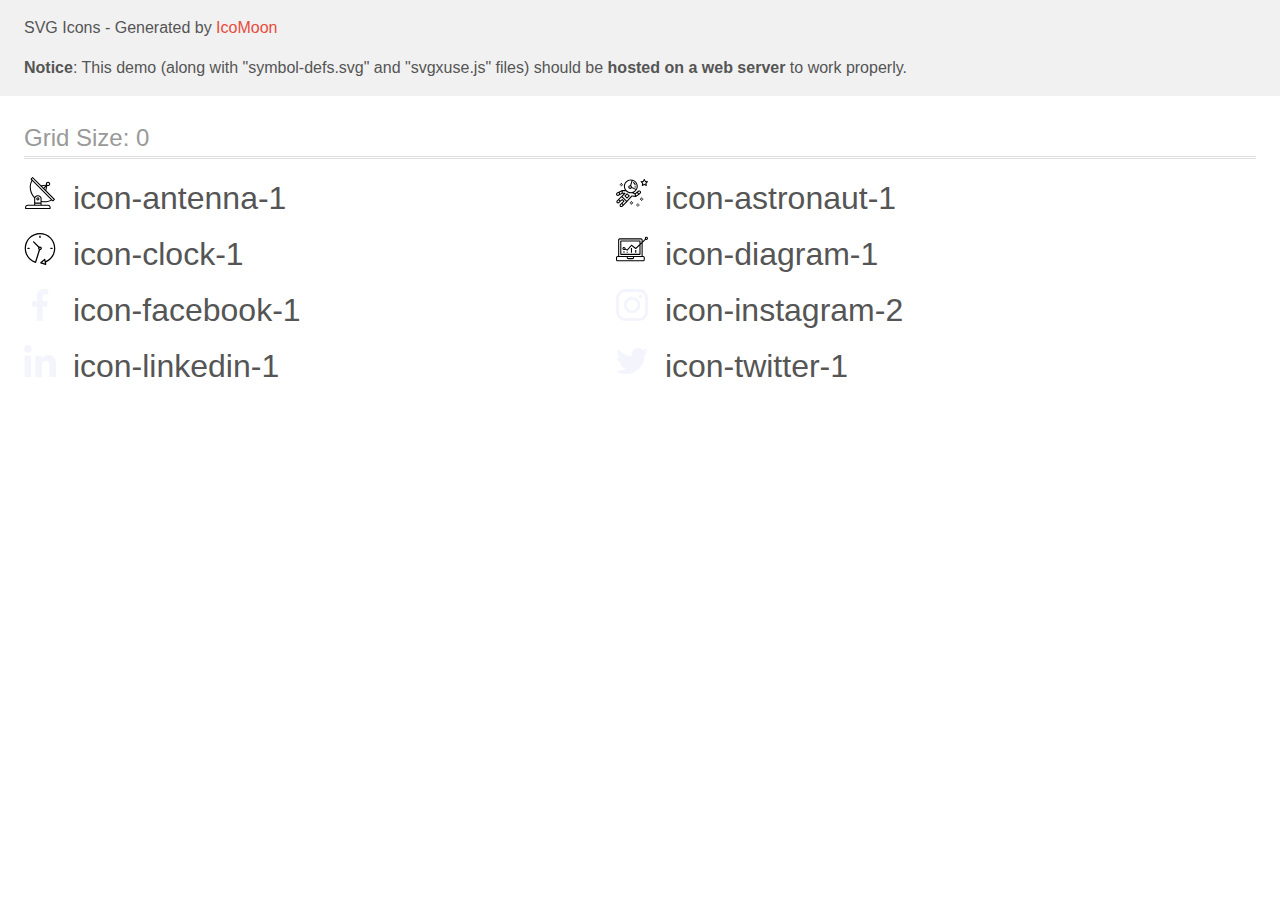
<file: images/icons/demo-external-svg.html>
<!doctype html>
<html>
<head>
    <title>IcoMoon - SVG Icons</title>
    <meta charset="utf-8">
    <meta name="viewport" content="width=device-width, initial-scale=1">
    <link rel="stylesheet" href="demo-files/demo.css">
    <link rel="stylesheet" href="style.css">
</head>
<body>
<header class="bgc1 clearfix">
<div class="mhl">
    <p>SVG Icons - Generated by <a href="https://icomoon.io/app">IcoMoon</a></p><p><strong>Notice</strong>: This demo (along with "symbol-defs.svg" and "svgxuse.js" files) should be <b>hosted on a web server</b> to work properly.</p>
</div>
</header>
    <div class="clearfix mhl ptl">
        <h1 class="mvm mtn fgc1">Grid Size: 0</h1>
        <div class="glyph fs1">
            <div class="clearfix pbs">
                <svg class="icon icon-antenna-1"><use xlink:href="symbol-defs.svg#icon-antenna-1"></use></svg><span class="name"> icon-antenna-1</span>
            </div>
        </div>
        <div class="glyph fs1">
            <div class="clearfix pbs">
                <svg class="icon icon-astronaut-1"><use xlink:href="symbol-defs.svg#icon-astronaut-1"></use></svg><span class="name"> icon-astronaut-1</span>
            </div>
        </div>
        <div class="glyph fs1">
            <div class="clearfix pbs">
                <svg class="icon icon-clock-1"><use xlink:href="symbol-defs.svg#icon-clock-1"></use></svg><span class="name"> icon-clock-1</span>
            </div>
        </div>
        <div class="glyph fs1">
            <div class="clearfix pbs">
                <svg class="icon icon-diagram-1"><use xlink:href="symbol-defs.svg#icon-diagram-1"></use></svg><span class="name"> icon-diagram-1</span>
            </div>
        </div>
        <div class="glyph fs1">
            <div class="clearfix pbs">
                <svg class="icon icon-facebook-1"><use xlink:href="symbol-defs.svg#icon-facebook-1"></use></svg><span class="name"> icon-facebook-1</span>
            </div>
        </div>
        <div class="glyph fs1">
            <div class="clearfix pbs">
                <svg class="icon icon-instagram-2"><use xlink:href="symbol-defs.svg#icon-instagram-2"></use></svg><span class="name"> icon-instagram-2</span>
            </div>
        </div>
        <div class="glyph fs1">
            <div class="clearfix pbs">
                <svg class="icon icon-linkedin-1"><use xlink:href="symbol-defs.svg#icon-linkedin-1"></use></svg><span class="name"> icon-linkedin-1</span>
            </div>
        </div>
        <div class="glyph fs1">
            <div class="clearfix pbs">
                <svg class="icon icon-twitter-1"><use xlink:href="symbol-defs.svg#icon-twitter-1"></use></svg><span class="name"> icon-twitter-1</span>
            </div>
        </div>
  </div>
<script defer src="svgxuse.js"></script>
</body>
</html>
</file>
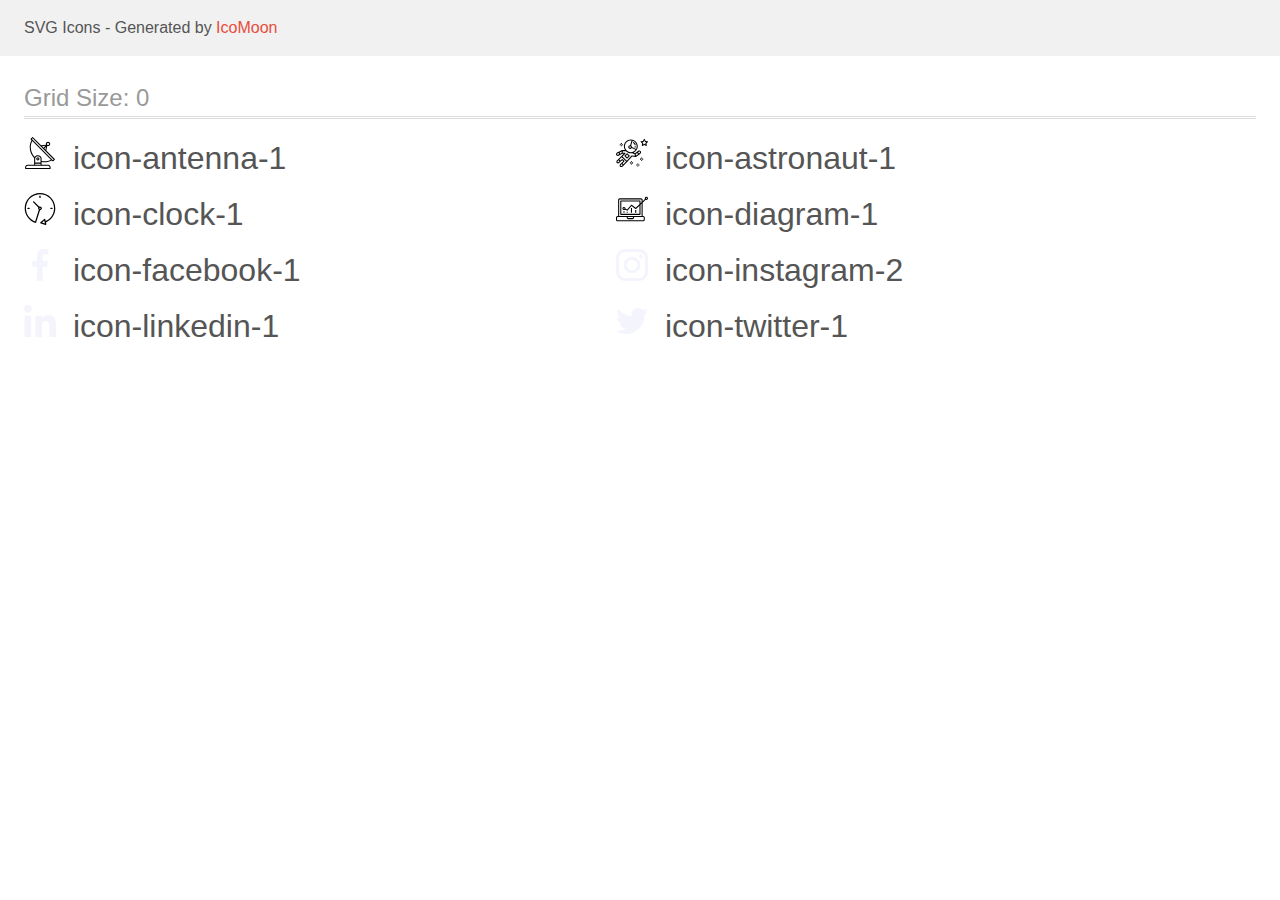
<file: images/icons/demo.html>
<!doctype html>
<html>
<head>
    <title>IcoMoon - SVG Icons</title>
    <meta charset="utf-8">
    <meta name="viewport" content="width=device-width, initial-scale=1">
    <link rel="stylesheet" href="demo-files/demo.css">
    <link rel="stylesheet" href="style.css">
</head>
<body>
<svg aria-hidden="true" style="position: absolute; width: 0; height: 0; overflow: hidden;" version="1.1" xmlns="http://www.w3.org/2000/svg" xmlns:xlink="http://www.w3.org/1999/xlink">
<defs>
<symbol id="icon-antenna-1" viewBox="0 0 32 32">
<path d="M30.773 22.098l-8.443-8.505 0.937-4.615c0.242 0.094 0.499 0.144 0.758 0.146h0.006c1.192 0.014 2.17-0.941 2.184-2.133s-0.941-2.17-2.133-2.184c-1.192-0.014-2.17 0.941-2.184 2.133-0.003 0.255 0.039 0.509 0.125 0.749l-4.96 0.605-8.091-8.133c-0.099-0.101-0.235-0.159-0.377-0.16-0.14 0.001-0.274 0.056-0.373 0.155l-1.513 1.504c-0.208 0.208-0.208 0.546 0 0.754l0.814 0.826c-3.153 5.798-2.129 12.978 2.519 17.663 0.043 0.041 0.092 0.074 0.146 0.098-0.034 0.18-0.051 0.364-0.052 0.547v6.187h-6.4c-1.472 0.002-2.665 1.195-2.667 2.667v1.067c0 0.295 0.239 0.533 0.533 0.533h24.533c0.295 0 0.533-0.239 0.533-0.533v-1.067c-0.002-1.472-1.195-2.665-2.667-2.667h-6.4v-2.742c1.003 0.21 2.024 0.317 3.049 0.32 2.458-0.003 4.877-0.615 7.040-1.783l0.818 0.823c0.099 0.101 0.235 0.159 0.377 0.16 0.14-0.001 0.274-0.056 0.373-0.155l1.513-1.504c0.208-0.208 0.208-0.546 0-0.754zM23.28 6.233c0.418-0.415 1.093-0.414 1.509 0.004s0.414 1.093-0.004 1.508c-0.2 0.199-0.47 0.31-0.752 0.31h-0.003c-0.589-0.003-1.064-0.483-1.061-1.072 0.002-0.282 0.115-0.552 0.314-0.751h-0.002zM22.024 9.738l-0.598 2.946-1.175-1.182 1.774-1.763zM21.419 8.836l-1.92 1.909-1.485-1.493 3.405-0.415zM24.004 28.8c0.884 0 1.6 0.716 1.6 1.6v0.533h-23.467v-0.533c0-0.884 0.716-1.6 1.6-1.6h20.267zM16.537 26.667v1.067h-5.333v-1.067h5.333zM11.204 25.6v-4.053c0-1.294 1.196-2.347 2.667-2.347s2.667 1.053 2.667 2.347v4.053h-5.333zM17.604 23.904v-2.357c0-1.882-1.675-3.413-3.733-3.413-1.331-0.020-2.576 0.657-3.281 1.786-4.058-4.274-4.971-10.645-2.279-15.887l18.602 18.708c-2.872 1.461-6.165 1.873-9.309 1.163zM28.893 23.22l-21.057-21.181 0.755-0.752 7.935 7.98c0.004 0 0.006 0.007 0.010 0.010l13.115 13.191-0.757 0.752z"></path>
<path d="M13.876 20.267h-0.005c-0.884-0.001-1.601 0.714-1.602 1.598s0.714 1.601 1.598 1.602h0.005c0.884 0.001 1.601-0.714 1.602-1.598s-0.714-1.601-1.598-1.602zM14.249 22.245c-0.1 0.1-0.236 0.156-0.378 0.155-0.295-0.002-0.532-0.242-0.531-0.536 0.001-0.141 0.057-0.276 0.157-0.375s0.233-0.154 0.373-0.155c0.295 0.002 0.532 0.242 0.531 0.536-0.001 0.141-0.057 0.276-0.157 0.375h0.005z"></path>
</symbol>
<symbol id="icon-astronaut-1" viewBox="0 0 32 32">
<path d="M31.974 4.524c-0.063-0.193-0.229-0.333-0.43-0.363l-1.91-0.278-0.855-1.731c-0.179-0.365-0.777-0.365-0.956 0l-0.855 1.731-1.91 0.278c-0.201 0.029-0.367 0.17-0.431 0.363-0.062 0.193-0.011 0.405 0.135 0.547l1.383 1.348-0.326 1.903c-0.034 0.2 0.048 0.402 0.212 0.522 0.166 0.121 0.382 0.135 0.562 0.040l1.709-0.899 1.709 0.899c0.078 0.041 0.164 0.061 0.249 0.061 0.11 0 0.221-0.034 0.314-0.102 0.164-0.119 0.246-0.322 0.212-0.522l-0.326-1.903 1.383-1.348c0.145-0.142 0.197-0.354 0.135-0.547zM29.511 5.851c-0.125 0.122-0.183 0.299-0.153 0.472l0.191 1.114-1-0.526c-0.078-0.041-0.163-0.061-0.249-0.061s-0.17 0.020-0.249 0.061l-1.001 0.526 0.191-1.114c0.030-0.173-0.028-0.349-0.153-0.472l-0.81-0.789 1.119-0.163c0.174-0.025 0.324-0.134 0.402-0.292l0.5-1.013 0.5 1.013c0.078 0.157 0.228 0.267 0.402 0.292l1.119 0.163-0.809 0.789z"></path>
<path d="M26.133 20.522h-1.067v1.067h1.067v-1.067z"></path>
<path d="M26.133 22.656h-1.067v1.067h1.067v-1.067z"></path>
<path d="M27.2 21.589h-1.067v1.067h1.067v-1.067z"></path>
<path d="M25.067 21.589h-1.067v1.067h1.067v-1.067z"></path>
<path d="M22.4 26.389h-1.067v1.067h1.067v-1.067z"></path>
<path d="M22.4 28.522h-1.067v1.067h1.067v-1.067z"></path>
<path d="M23.467 27.456h-1.067v1.067h1.067v-1.067z"></path>
<path d="M21.333 27.456h-1.067v1.067h1.067v-1.067z"></path>
<path d="M16 24.256h-1.067v1.067h1.067v-1.067z"></path>
<path d="M16 26.389h-1.067v1.067h1.067v-1.067z"></path>
<path d="M17.067 25.322h-1.067v1.067h1.067v-1.067z"></path>
<path d="M14.933 25.322h-1.067v1.067h1.067v-1.067z"></path>
<path d="M5.867 6.122h-1.067v1.067h1.067v-1.067z"></path>
<path d="M5.867 8.255h-1.067v1.067h1.067v-1.067z"></path>
<path d="M6.933 7.189h-1.067v1.067h1.067v-1.067z"></path>
<path d="M4.8 7.189h-1.067v1.067h1.067v-1.067z"></path>
<path d="M24.715 14.159c-0.287-0.388-0.709-0.637-1.188-0.705-0.481-0.068-0.956 0.058-1.34 0.352l-1.252 0.96-1.898 1.417-1.358-0.541c2.421-1.086 4.114-3.508 4.114-6.32 0-3.823-3.123-6.933-6.961-6.933s-6.961 3.11-6.961 6.933c0 1.386 0.414 2.674 1.12 3.758l-2.764-0.024c-0.002 0-0.003 0-0.005 0-0.009 0-0.015 0.004-0.023 0.005-0.053 0.002-0.105 0.013-0.155 0.031-0.013 0.005-0.026 0.008-0.038 0.013-0.006 0.003-0.013 0.003-0.019 0.006l-3.233 1.596c-0.001 0-0.001 0-0.001 0.001l-1.893 0.911c-0.021 0.009-0.042 0.021-0.063 0.035-0.755 0.502-1.012 1.489-0.598 2.295 0.22 0.429 0.595 0.745 1.056 0.889 0.178 0.055 0.359 0.083 0.539 0.083 0.29 0 0.577-0.071 0.839-0.211l1.388-0.738 2.264-1.169 1.357-0.008-5.442 5.416c-0.001 0.001-0.001 0.001-0.002 0.001l-1.339 1.333c-0.316 0.315-0.49 0.732-0.49 1.178s0.174 0.863 0.49 1.179c0.325 0.323 0.752 0.485 1.179 0.485s0.854-0.162 1.18-0.485l1.314-1.309 1.741-1.3 0.901 0.897-1.762 1.754c-0 0.001-0.001 0.001-0.002 0.001l-1.339 1.333c-0.316 0.315-0.49 0.732-0.49 1.178s0.174 0.863 0.49 1.179c0.325 0.323 0.753 0.485 1.18 0.485s0.855-0.162 1.18-0.485l3.482-3.467c0.001-0.001 0.001-0.001 0.001-0.002l1.010-1-0.004-0.004c0.006-0.006 0.015-0.009 0.022-0.015l5.166-5.658 3.471 0.494c0.025 0.004 0.050 0.005 0.075 0.005 0.065 0 0.127-0.015 0.187-0.038 0.018-0.006 0.033-0.015 0.050-0.023 0.019-0.010 0.039-0.015 0.058-0.027l3.213-2.133c0.012-0.008 0.018-0.021 0.029-0.029 0.013-0.010 0.029-0.014 0.041-0.026l1.271-1.191c0.662-0.62 0.753-1.635 0.212-2.362zM2.13 17.77c-0.173 0.093-0.37 0.111-0.558 0.052-0.187-0.058-0.338-0.186-0.427-0.358-0.161-0.314-0.068-0.695 0.214-0.902l1.314-0.632 0.449 1.313-0.992 0.527zM5.628 15.942l-1.548 0.8-0.439-1.283 2.027-1.001-0.040 1.484zM20.727 9.322c0 0.918-0.219 1.785-0.599 2.559l-4.181-1.899c-0.044-0.573-0.341-1.075-0.788-1.388l1.464-4.86c2.378 0.756 4.105 2.974 4.105 5.588zM8.938 9.322c0-3.235 2.644-5.867 5.894-5.867 0.253 0 0.5 0.021 0.745 0.052l-1.432 4.754c-0.019-0.001-0.037-0.006-0.057-0.006-1.033 0-1.873 0.837-1.873 1.867s0.84 1.867 1.873 1.867c0.694 0 1.294-0.383 1.618-0.945l3.862 1.755c-1.075 1.446-2.795 2.39-4.737 2.39-3.25 0-5.894-2.632-5.894-5.867zM14.894 10.122c0 0.441-0.362 0.8-0.806 0.8s-0.806-0.359-0.806-0.8c0-0.441 0.362-0.8 0.806-0.8s0.806 0.359 0.806 0.8zM2.465 25.146c-0.236 0.234-0.619 0.234-0.854 0.001-0.114-0.114-0.176-0.263-0.176-0.423s0.062-0.309 0.176-0.421l0.962-0.958 0.851 0.848-0.959 0.955zM5.679 28.88c-0.236 0.234-0.619 0.235-0.855 0.001-0.114-0.114-0.176-0.263-0.176-0.423s0.062-0.309 0.176-0.421l0.963-0.959 0.852 0.848-0.96 0.955zM9.16 25.411c-0.001 0-0.001 0-0.002 0.001l-1.765 1.76-0.852-0.848 1.763-1.755c0 0 0 0 0-0s0.001-0.001 0.002-0.001c0.040-0.040 0.065-0.088 0.090-0.135 0.007-0.014 0.020-0.026 0.026-0.040 0.017-0.041 0.019-0.085 0.026-0.129 0.003-0.025 0.014-0.047 0.014-0.073 0-0.036-0.013-0.070-0.020-0.106-0.006-0.032-0.006-0.065-0.019-0.095-0.020-0.050-0.055-0.094-0.091-0.138-0.010-0.012-0.014-0.027-0.025-0.038 0 0 0 0-0.001 0s-0.001-0.002-0.001-0.002l-1.607-1.6c-0.017-0.017-0.039-0.024-0.058-0.038-0.028-0.022-0.055-0.042-0.087-0.058-0.030-0.015-0.061-0.024-0.093-0.033-0.034-0.010-0.067-0.017-0.103-0.020-0.033-0.002-0.063 0.001-0.095 0.005-0.036 0.004-0.069 0.009-0.104 0.020-0.034 0.011-0.063 0.027-0.094 0.045-0.020 0.011-0.042 0.015-0.061 0.029l-1.773 1.324-0.901-0.897 2.399-2.386 4.361 4.289-0.928 0.919zM15.979 18.394c-0.015-0.002-0.030 0.004-0.045 0.003-0.039-0.002-0.076 0.001-0.115 0.007-0.030 0.005-0.059 0.011-0.088 0.021-0.034 0.012-0.065 0.028-0.097 0.047-0.030 0.018-0.057 0.037-0.083 0.061-0.013 0.011-0.028 0.017-0.040 0.029l-4.698 5.146-4.328-4.257 2.833-2.818c0.209-0.208 0.21-0.546 0.002-0.755-0.105-0.105-0.243-0.157-0.381-0.156v-0.001l-2.219 0.013 0.028-1.607 3.104 0.027c1.265 1.294 3.029 2.101 4.981 2.101 0.437 0 0.864-0.045 1.279-0.123 0.040 0.032 0.079 0.065 0.13 0.085l2.41 0.96 0.152 0.758 0.178 0.885-3.003-0.427zM20.020 18.572l-0.313-1.558 1.446-1.080 0.947 1.257-2.080 1.381zM23.774 15.741l-0.838 0.785-0.931-1.236 0.831-0.637c0.155-0.119 0.351-0.168 0.543-0.143 0.193 0.027 0.364 0.128 0.48 0.284 0.217 0.292 0.18 0.699-0.085 0.947z"></path>
<path d="M13.602 18.544l-2.143-2.133c-0.207-0.207-0.545-0.207-0.753 0l-2.142 2.133c-0.1 0.101-0.157 0.236-0.157 0.378s0.056 0.278 0.157 0.378l2.142 2.133c0.104 0.103 0.241 0.155 0.377 0.155s0.273-0.052 0.376-0.155l2.143-2.133c0.1-0.1 0.157-0.236 0.157-0.378s-0.057-0.278-0.157-0.378zM11.083 20.303l-1.387-1.381 1.387-1.381 1.387 1.381-1.387 1.381z"></path>
<path d="M17.164 5.071l-0.258 1.036c0.071 0.018 1.738 0.452 1.738 2.149h1.067c-0-2.017-1.666-2.965-2.547-3.185z"></path>
<path d="M19.711 9.322h-1.067v1.067h1.067v-1.067z"></path>
</symbol>
<symbol id="icon-clock-1" viewBox="0 0 32 32">
<path d="M31.297 15.301c-0.002-8.452-6.855-15.303-15.308-15.301s-15.303 6.855-15.301 15.308c0.001 6.658 4.307 12.551 10.649 14.576 0.061 0.019 0.124 0.029 0.187 0.029 0.121-0 0.239-0.032 0.342-0.094 0.135-0.080 0.236-0.207 0.283-0.356l3.865-12.25c1.057-0.005 1.909-0.866 1.903-1.923s-0.866-1.909-1.923-1.903c-0.284 0.001-0.565 0.067-0.82 0.191l-5.106-5.107c-0.253-0.245-0.657-0.238-0.902 0.016-0.239 0.247-0.239 0.639 0 0.886l5.103 5.109c-0.392 0.799-0.168 1.764 0.536 2.309l-3.683 11.673c-7.278-2.681-11.004-10.754-8.323-18.032s10.754-11.004 18.032-8.323c7.278 2.681 11.004 10.754 8.323 18.032-1.31 3.556-4.001 6.431-7.462 7.973l-0.398-1.874c-0.073-0.345-0.411-0.565-0.756-0.492-0.109 0.023-0.209 0.074-0.293 0.148l-3.837 3.426c-0.263 0.234-0.287 0.637-0.052 0.9 0.076 0.085 0.174 0.149 0.283 0.184l4.899 1.564c0.335 0.108 0.694-0.077 0.802-0.412 0.034-0.106 0.040-0.219 0.017-0.328l-0.391-1.839c5.664-2.388 9.342-7.942 9.329-14.089zM15.992 14.664c0.352 0 0.638 0.286 0.638 0.638s-0.286 0.638-0.638 0.638c-0.352 0-0.638-0.285-0.638-0.638s0.285-0.638 0.638-0.638zM18.093 29.528l2.184-1.948 0.603 2.84-2.787-0.892z"></path>
<path d="M15.354 3.185v1.275c0 0.352 0.285 0.638 0.638 0.638s0.638-0.285 0.638-0.638v-1.275c0-0.352-0.286-0.638-0.638-0.638s-0.638 0.286-0.638 0.638z"></path>
<path d="M3.876 14.664c-0.352 0-0.638 0.286-0.638 0.638s0.285 0.638 0.638 0.638h1.275c0.352 0 0.638-0.285 0.638-0.638s-0.285-0.638-0.638-0.638h-1.275z"></path>
<path d="M28.108 15.939c0.352 0 0.638-0.285 0.638-0.638s-0.285-0.638-0.638-0.638h-1.275c-0.352 0-0.638 0.286-0.638 0.638s0.286 0.638 0.638 0.638h1.275z"></path>
</symbol>
<symbol id="icon-diagram-1" viewBox="0 0 32 32">
<path d="M14.925 14.965h1.066v4.798h-1.066v-4.797z"></path>
<path d="M19.19 17.097h1.066v2.665h-1.066v-2.665z"></path>
<path d="M10.661 18.696h1.066v1.066h-1.066v-1.066z"></path>
<path d="M7.463 18.163h1.066v1.599h-1.066v-1.599z"></path>
<path d="M1.599 28.291h25.587c0.883 0 1.599-0.716 1.599-1.599v-2.132c0-0.883-0.716-1.599-1.599-1.599h-0.533v-13.293l3.028-2.868c0.703 0.346 1.553 0.136 2.013-0.499s0.396-1.508-0.152-2.068-1.42-0.644-2.065-0.198c-0.644 0.446-0.873 1.292-0.542 2.002l-2.281 2.163v-1.23c0-0.883-0.716-1.599-1.599-1.599h-21.322c-0.883 0-1.599 0.716-1.599 1.599v15.992h-0.533c-0.883 0-1.599 0.716-1.599 1.599v2.132c0 0.883 0.716 1.599 1.599 1.599zM30.384 4.837c0.294 0 0.533 0.239 0.533 0.533s-0.239 0.533-0.533 0.533c-0.294 0-0.533-0.239-0.533-0.533s0.239-0.533 0.533-0.533zM3.198 6.969c0-0.294 0.239-0.533 0.533-0.533h21.322c0.294 0 0.533 0.239 0.533 0.533v2.239l-1.066 1.013v-2.186c0-0.294-0.239-0.533-0.533-0.533h-19.19c-0.294 0-0.533 0.239-0.533 0.533v13.326c0 0.294 0.239 0.533 0.533 0.533h19.19c0.294 0 0.533-0.239 0.533-0.533v-9.674l1.066-1.010v12.284h-22.388v-15.992zM7.996 13.899c-0.721-0.002-1.354 0.478-1.546 1.174s0.105 1.433 0.725 1.801c0.62 0.368 1.41 0.276 1.928-0.226l1.853 0.93c0.215 0.108 0.476 0.057 0.636-0.123l3.939-4.431 3.872 2.901c0.208 0.156 0.498 0.139 0.686-0.039l3.365-3.188v8.131h-18.124v-12.26h18.124v2.66l-3.771 3.572-3.904-2.927c-0.222-0.166-0.534-0.135-0.718 0.072l-3.993 4.493-1.493-0.746c0.011-0.064 0.018-0.129 0.020-0.193 0-0.883-0.716-1.599-1.599-1.599zM8.529 15.498c0 0.294-0.239 0.533-0.533 0.533s-0.533-0.239-0.533-0.533c0-0.294 0.239-0.533 0.533-0.533s0.533 0.239 0.533 0.533zM11.727 24.027h5.331v0.533c0 0.294-0.239 0.533-0.533 0.533h-4.264c-0.294 0-0.533-0.239-0.533-0.533v-0.533zM1.066 24.56c0-0.294 0.239-0.533 0.533-0.533h9.062v0.533c0 0.883 0.716 1.599 1.599 1.599h4.264c0.883 0 1.599-0.716 1.599-1.599v-0.533h9.062c0.294 0 0.533 0.239 0.533 0.533v2.132c0 0.294-0.239 0.533-0.533 0.533h-25.587c-0.294 0-0.533-0.239-0.533-0.533v-2.132z"></path>
</symbol>
<symbol id="icon-facebook-1" viewBox="0 0 32 32">
<path fill="#f4f4fd" style="fill: var(--color1, #f4f4fd)" d="M21.329 5.313h2.921v-5.088c-0.504-0.069-2.237-0.225-4.256-0.225-4.212 0-7.097 2.649-7.097 7.519v4.481h-4.648v5.688h4.648v14.312h5.699v-14.311h4.46l0.708-5.688h-5.169v-3.919c0.001-1.644 0.444-2.769 2.735-2.769z"></path>
</symbol>
<symbol id="icon-instagram-2" viewBox="0 0 32 32">
<path fill="#f4f4fd" style="fill: var(--color1, #f4f4fd)" d="M31.969 9.408c-0.075-1.7-0.35-2.869-0.744-3.882-0.406-1.075-1.031-2.038-1.85-2.838-0.8-0.813-1.769-1.444-2.832-1.844-1.019-0.394-2.182-0.669-3.882-0.744-1.713-0.081-2.257-0.1-6.601-0.1s-4.888 0.019-6.595 0.094c-1.7 0.075-2.869 0.35-3.882 0.744-1.075 0.406-2.038 1.031-2.838 1.85-0.813 0.8-1.444 1.769-1.844 2.832-0.394 1.019-0.669 2.182-0.744 3.882-0.081 1.713-0.1 2.257-0.1 6.601s0.019 4.888 0.094 6.595c0.075 1.7 0.35 2.869 0.744 3.882 0.406 1.075 1.038 2.038 1.85 2.838 0.8 0.813 1.769 1.444 2.832 1.844 1.019 0.394 2.182 0.669 3.882 0.744 1.706 0.075 2.25 0.094 6.595 0.094s4.888-0.019 6.595-0.094c1.7-0.075 2.869-0.35 3.882-0.744 2.151-0.831 3.851-2.532 4.682-4.682 0.394-1.019 0.669-2.182 0.744-3.882 0.075-1.707 0.094-2.25 0.094-6.595s-0.006-4.888-0.081-6.595zM29.087 22.473c-0.069 1.563-0.331 2.407-0.55 2.969-0.538 1.394-1.644 2.5-3.038 3.038-0.563 0.219-1.413 0.481-2.969 0.55-1.688 0.075-2.194 0.094-6.464 0.094s-4.782-0.019-6.464-0.094c-1.563-0.069-2.407-0.331-2.969-0.55-0.694-0.256-1.325-0.663-1.838-1.194-0.531-0.519-0.938-1.144-1.194-1.838-0.219-0.563-0.481-1.413-0.55-2.969-0.075-1.688-0.094-2.194-0.094-6.464s0.019-4.782 0.094-6.464c0.069-1.563 0.331-2.407 0.55-2.969 0.256-0.694 0.663-1.325 1.2-1.838 0.519-0.531 1.144-0.938 1.838-1.194 0.563-0.219 1.413-0.481 2.969-0.55 1.688-0.075 2.194-0.094 6.464-0.094 4.276 0 4.782 0.019 6.464 0.094 1.563 0.069 2.407 0.331 2.969 0.55 0.694 0.256 1.325 0.662 1.838 1.194 0.531 0.519 0.938 1.144 1.194 1.838 0.219 0.563 0.481 1.413 0.55 2.969 0.075 1.688 0.094 2.194 0.094 6.464s-0.019 4.77-0.094 6.458z"></path>
<path fill="#f4f4fd" style="fill: var(--color1, #f4f4fd)" d="M16.059 7.783c-4.538 0-8.22 3.682-8.22 8.22s3.682 8.22 8.22 8.22c4.538 0 8.22-3.682 8.22-8.22s-3.682-8.22-8.22-8.22zM16.059 21.335c-2.944 0-5.332-2.388-5.332-5.332s2.388-5.332 5.332-5.332c2.944 0 5.332 2.388 5.332 5.332s-2.388 5.332-5.332 5.332z"></path>
<path fill="#f4f4fd" style="fill: var(--color1, #f4f4fd)" d="M26.524 7.458c0 1.060-0.859 1.919-1.919 1.919s-1.919-0.859-1.919-1.919c0-1.060 0.859-1.919 1.919-1.919s1.919 0.859 1.919 1.919z"></path>
</symbol>
<symbol id="icon-linkedin-1" viewBox="0 0 32 32">
<path fill="#f4f4fd" style="fill: var(--color1, #f4f4fd)" d="M31.992 32v-0.001h0.008v-11.736c0-5.741-1.236-10.164-7.948-10.164-3.227 0-5.392 1.771-6.276 3.449h-0.093v-2.913h-6.364v21.364h6.627v-10.579c0-2.785 0.528-5.479 3.977-5.479 3.399 0 3.449 3.179 3.449 5.657v10.401h6.62z"></path>
<path fill="#f4f4fd" style="fill: var(--color1, #f4f4fd)" d="M0.528 10.636h6.635v21.364h-6.635v-21.364z"></path>
<path fill="#f4f4fd" style="fill: var(--color1, #f4f4fd)" d="M3.843-0c-2.121 0-3.843 1.721-3.843 3.843s1.721 3.879 3.843 3.879c2.121 0 3.843-1.757 3.843-3.879-0.001-2.121-1.723-3.843-3.843-3.843v0z"></path>
</symbol>
<symbol id="icon-twitter-1" viewBox="0 0 32 32">
<path fill="#f4f4fd" style="fill: var(--color1, #f4f4fd)" d="M32 6.078c-1.19 0.522-2.458 0.868-3.78 1.036 1.36-0.812 2.398-2.088 2.886-3.626-1.268 0.756-2.668 1.29-4.16 1.588-1.204-1.282-2.92-2.076-4.792-2.076-3.632 0-6.556 2.948-6.556 6.562 0 0.52 0.044 1.020 0.152 1.496-5.454-0.266-10.28-2.88-13.522-6.862-0.566 0.982-0.898 2.106-0.898 3.316 0 2.272 1.17 4.286 2.914 5.452-1.054-0.020-2.088-0.326-2.964-0.808 0 0.020 0 0.046 0 0.072 0 3.188 2.274 5.836 5.256 6.446-0.534 0.146-1.116 0.216-1.72 0.216-0.42 0-0.844-0.024-1.242-0.112 0.85 2.598 3.262 4.508 6.13 4.57-2.232 1.746-5.066 2.798-8.134 2.798-0.538 0-1.054-0.024-1.57-0.090 2.906 1.874 6.35 2.944 10.064 2.944 12.072 0 18.672-10 18.672-18.668 0-0.29-0.010-0.57-0.024-0.848 1.302-0.924 2.396-2.078 3.288-3.406z"></path>
</symbol>
</defs>
</svg>

<header class="bgc1 clearfix">
<div class="mhl">
    <p>SVG Icons - Generated by <a href="https://icomoon.io/app">IcoMoon</a></p>
</div>
</header>
    <div class="clearfix mhl ptl">
        <h1 class="mvm mtn fgc1">Grid Size: 0</h1>
        <div class="glyph fs1">
            <div class="clearfix pbs">
                <svg class="icon icon-antenna-1"><use xlink:href="#icon-antenna-1"></use></svg><span class="name"> icon-antenna-1</span>
            </div>
        </div>
        <div class="glyph fs1">
            <div class="clearfix pbs">
                <svg class="icon icon-astronaut-1"><use xlink:href="#icon-astronaut-1"></use></svg><span class="name"> icon-astronaut-1</span>
            </div>
        </div>
        <div class="glyph fs1">
            <div class="clearfix pbs">
                <svg class="icon icon-clock-1"><use xlink:href="#icon-clock-1"></use></svg><span class="name"> icon-clock-1</span>
            </div>
        </div>
        <div class="glyph fs1">
            <div class="clearfix pbs">
                <svg class="icon icon-diagram-1"><use xlink:href="#icon-diagram-1"></use></svg><span class="name"> icon-diagram-1</span>
            </div>
        </div>
        <div class="glyph fs1">
            <div class="clearfix pbs">
                <svg class="icon icon-facebook-1"><use xlink:href="#icon-facebook-1"></use></svg><span class="name"> icon-facebook-1</span>
            </div>
        </div>
        <div class="glyph fs1">
            <div class="clearfix pbs">
                <svg class="icon icon-instagram-2"><use xlink:href="#icon-instagram-2"></use></svg><span class="name"> icon-instagram-2</span>
            </div>
        </div>
        <div class="glyph fs1">
            <div class="clearfix pbs">
                <svg class="icon icon-linkedin-1"><use xlink:href="#icon-linkedin-1"></use></svg><span class="name"> icon-linkedin-1</span>
            </div>
        </div>
        <div class="glyph fs1">
            <div class="clearfix pbs">
                <svg class="icon icon-twitter-1"><use xlink:href="#icon-twitter-1"></use></svg><span class="name"> icon-twitter-1</span>
            </div>
        </div>
  </div>
<script defer src="svgxuse.js"></script>
</body>
</html>
</file>
<file: css/styles.css>
@font-face {
    font-family: "Raleway", sans-serif;
    font-optical-sizing: auto;
    font-weight: 700;
    font-style: normal;
    src: url("https://fonts.googleapis.com/css2?family=Raleway:ital,wght@0,700;1,700&display=swap");
  }

:root {
    /* Colors */
    --primary-brand-color: #4D5AE5;
    --pressed-state-color: #404BBF;
    --success-color: #31D0AA;
    --text-color: #434455;
    --subtle-text-color: #8e8f99;
    --accent-color: #E7E9FC;
    --light-color: #F4F4FD;
    --gray-color: #2E2F42;
    --white-color: #ffffff;
    --dairy-color: #FCFCFC;
    /* Fonts */
    --main-font: "Roboto", sans-serif;
    --brand-font: "Raleway", sans-serif;
    --anim-fast: 250ms cubic-bezier(0.4, 0, 0.2, 1);

    box-sizing: border-box;
}

*,
*::before,
*::after {
  box-sizing: inherit;
}

h1, h2, h3, h4, h5, h6, p {
	margin-top: 0;
	margin-bottom: 0;
}

body {
    font-family: var(--main-font);
    color: var(--text-color);
    background-color: var(--white-color);
    line-height: 1.2;
    letter-spacing: 0.02em;
    font-size: 16px;
}

main {
    flex-grow: 1;
  }

a {
    text-decoration: none;
}

p {
    line-height: 1.17;
    letter-spacing: 0.04em;
    font-size: 12px;
}

ul {
	list-style-type: none;
    padding: 0;
    margin: 0;
}

img {
	display: block;
    max-width: 100%;
    object-fit: cover;
}
/* 
.name-person {
    display: block;
    height: 380px;
    width: 264px;
  }   */

.address {
    font-style: normal;
}

.address-list {
    display: flex;
    gap: 40px;
    margin-left: 76px;
}

.address-link {
    color: var(--text-color);
    text-decoration: none;
    line-height: 1.5;
    transition: color var(--anim-fast);
}

.address-link:hover, .address-link:focus {
    color: var(--pressed-state-color);
}

.accent {
    color: var(--gray-color);
}

.accent-light {
    color: var(--light-color);
}

.logo {
    font-family: var(--brand-font);
    text-transform: uppercase;
    font-size: 18px;
    line-height: 1.17;
    font-weight: 700;
    letter-spacing: 0.03em;
    color: var(--primary-brand-color);
}

.header-nav > .logo {
    display: inline-flex;
    margin-right: 76px;
    padding: 24px 0;
}

h1, h2 {
    text-align: center;
    font-weight: 700;
}

h1 {
    max-width: 496px;
    margin-left: auto;
    margin-right: auto;
    margin-bottom: 48px;
}

h2 {
    margin-bottom: 8px;
}

.title-section {
    font-size: 36px;
    line-height: 1.11;
    letter-spacing: 0.02em;
    text-transform: capitalize;
    color: var(--gray-color);
    margin-bottom: 72px;
}

.title-list {
    font-weight: 500;
    font-size: 20px;
    letter-spacing: 0.02em;
    line-height: 1.2;
    color: var(--gray-color);
}

.features {
    display: flex;
    flex-direction: row;
    justify-content: space-between;
    gap: 24px;
}

.features-list-item {
    width: calc((100% - 3 * 24px) / 4);
}

.feature-description {
    font-size: 16px;
    line-height: 1.5;
    letter-spacing: 0.02em;
}

.hero-title {
    text-align: center;
    font-size: 56px;
    line-height: 1.07;
    letter-spacing: 0.02em;
    width: 496px;
    /* padding: 292px 472px; */
    margin-bottom: 48px;
}

.hero-button {
    color: var(--white-color);
    background-color: var(--primary-brand-color);
    font-size: 16px;
    line-height: 1.5;
    cursor: pointer;
    font-weight: 500;
    letter-spacing: 0.04em;
    border: none;
    margin: 0 auto;
    border-radius: 4px;
    /* overflow: hidden; */
    display: block;
    justify-content: center;
    align-items: center;
    min-width: 169px;
    height: 56px;
    transition: background-color var(--anim-fast);
}

.hero-button:hover, 
.hero-button:focus {
    background-color: var(--pressed-state-color);
}

.container {
    width: 1158px;
    padding: 0 15px;
    margin: 0 auto;
  }

.nav-link {
    letter-spacing: 0.02em;
    line-height: 1.5;
    font-weight: 500;
    color:var(--gray-color);
    padding: 24px 0;
    transition: color var(--anim-fast);
}

.nav-link:hover,
.nav-link:focus {
    color: var(--pressed-state-color);
}

.nav-link.active {
    color: var(--pressed-state-color);
    position: relative;
}

.nav-link.active::after {
    display: block;
    content: '';
    width: 100%;
    height: 4px;
    border-radius: 2px;
    background-color: var(--pressed-state-color);
    bottom: -1px;
    position: absolute;
    left: 0;

}

.nav-list {
    display: flex;
    gap: 40px;
}

.page-header .container {
    display: flex;
    align-items: center;
}

.header-nav {
    display: flex;
    align-items: center;
}

.section-features, .section-team, .section-portfolio {
    padding: 120px 0;
}

.visually-hidden {
    position: absolute;
    width: 1px;
    height: 1px;
    margin: -1px;
    border: 0;
    padding: 0;
    white-space: nowrap;
    clip-path: inset(100%);
    clip: rect(0 0 0 0);
    overflow: hidden;
}

.team-members-names {
    text-align: center;
    margin-bottom: 8px;
}

.section-team {
    background-color: var(--light-color);
}

.team-list {
    background-color: var(--white-color);
    display: flex;
    justify-content: space-between;
    flex-direction: row;
    gap: 24px;
    background-color: var(--light-color);
}

.team-description {
    text-align: center;
    font-size: 16px;
    line-height: 1.5;
    letter-spacing: 0.02em;
}

.product-list {
    display: flex;
    justify-content: space-between;
    flex-direction: row;
    flex-wrap: wrap;
    column-gap: 24px;
    row-gap: 48px;
}

.product-description {
    font-size: 16px;
    line-height: 1.5;
    letter-spacing: 0.02em;
}

.product-item {
    width: calc((100% - 24px * 2) / 3);
    position: relative;
    transition: box-shadow var(--anim-fast);
}

.product-item:hover {
    box-shadow: 0px 1px 6px rgba(46, 47, 66, 0.08),
    0px 1px 1px rgba(46, 47, 66, 0.16),
    0px 2px 1px rgba(46, 47, 66, 0.08);
}

.product-list .title-list {
    margin-bottom: 8px;
}

.product-textcard {
    padding: 32px 16px;
    border: 1px solid #e7e9fc;
    border-top: none;
}


.footer-description {
    font-size: 16px;
    line-height: 1.5;
    letter-spacing: 0.02em;
    color: var(--light-color);
    width: 264px;
}

.hero-section {
    color: var(--white-color);
    background-color: var(--gray-color);
    letter-spacing: 0.02em;
    height: 600px;
    margin: auto;
    padding: 188px 0;
    display: flex;
    justify-content: center;
    align-items: center;
    /* flex-direction: column; */
    align-content: stretch;
    background-image: linear-gradient(rgba(46, 47, 66, 0.7), rgba(46, 47, 66, 0.7)), url(../images/hero/hero-image.jpg);
    background-size: cover;
    background-position: center;
    max-width: 1440px;
    background-repeat: no-repeat;

}

.hero-section.container {
    display: flex;
    justify-content: center;
    align-items: center;
    align-content: stretch;
}

.footer {
    color: var(--white-color);
    background-color: var(--gray-color);
    height: 312px;
    display: flex;
    justify-content: center;
    align-items: center;
    padding: 100px 0;
}

.footer > .logo {
    color: var(--primary-brand-color);
}

.footer > .logo > .accent {
    color: var(--light-color);
}

.footer-logo {
    display: inline-block;
    margin-bottom: 16px;
}

.list-style {
    background-color: var(--white-color);
    width: calc((100% - 3 * 24px) / 4);
    border-radius: 0px 0px 4px 4px;
    box-shadow: 0 2px 1px 0 rgba(46, 47, 66, 0.08), 0 1px 1px 0 rgba(46, 47, 66, 0.16), 0 1px 6px 0 rgba(46, 47, 66, 0.08);
}

/* .item {
    width: calc((100% - 2*10px) / 4);
  } */
  
.page-header .container {
    display:flex;
    gap: 24px;
    justify-content: space-between;  
}

.page-container {
	min-height: 100vh;
    display: flex;
    flex-direction: column;
}

.features .title-list {
    margin-bottom: 8px;
}

header {
    border-bottom: 1px solid var(--accent-color);
    box-shadow: 0px 2px 1px rgba(46, 47, 66, 0.08), 0px 1px 1px rgba(46, 47, 66, 0.16), 0px 1px 6px rgba(46, 47, 66, 0.08);
}

.team-textcard {
    padding: 32px 0;
}

.overlay {
    position: absolute;
    top: 0;
    width: 100%;
    height: 100%;
    background-color: var(--primary-brand-color);
  
    transform: translateY(100%);
    transition: transform var(--anim-fast);

    color: var(--light-color);
    padding: 40px 32px;
    line-height: 1.5;
    letter-spacing: 0.02em;
    font-size: 16px;
}  

.box:hover .overlay {
    transform: translateX(0);
    box-shadow: 0px 1px 6px rgba(46, 47, 66, 0.08), 0px 1px 1px rgba(46, 47, 66, 0.16), 0px 2px 1px rgba(46, 47, 66, 0.08);
}


.box {
    overflow: hidden;
    position: relative;
}


.icons-wrapper {
    display: flex;
    justify-content: center;
    align-items: center;
    border: 1px solid var(--subtle-text-color);
    border-radius: 4px;
    width: 264px;
    height: 112px;
    background-color: var(--light-color);
    margin-bottom: 8px;
}

.team-socials-link {
    display: flex;
    justify-content: center;
    align-items: center;
    width: 100%;
    height: 100%;
    background-color: var(--primary-brand-color);
    border-radius: 50%;
    transition: background-color var(--anim-fast);

}
.team-socials-link:hover,
.team-socials-link:focus {
    background-color: var(--pressed-state-color);
}
.svg-class {
    fill: var(--light-color);
}
.team-socials {
    display: flex;
    align-items: center;
    justify-content: center;
    flex-direction: row;
    gap: 24px;
    margin: 0;
    margin-top: 8px;
    padding-left: 0;

}
.team-items {
    list-style-type: none;
    width: 40px;
    height: 40px;
}

.social-media {
    font-family: "Roboto", sans-serif;
    font-weight: 500;
    font-size: 16px;
    line-height: 1.5;
    letter-spacing: 0.02em;
    color: var(--white-color);
    margin-bottom: 16px;
}

.footer-socials-list {
    display: flex;
    gap: 16px;
    list-style-type: none;
    padding: 0;
}

.footer-class {
    width: 40px;
    height: 40px;
}

.icon-footer {
    fill: var(--light-color);
}

.footer-socials {
    display: flex;
    justify-content: center;
    align-items: center;
    width: 100%;
    height: 100%;
    border-radius: 50%;
    background-color: var(--primary-brand-color);
    transition: background-color var(--anim-fast);
}
.footer-socials:hover,
.footer-socials:focus {
    background-color: var(--success-color);
}

.footer .container {
    display: flex;
    align-items: baseline;
}

.logo-box {
    margin-right: 120px;
}

.subscribe {
    padding: 0;
    margin-left: 80px;
}

.subscribe-form {
    display: flex;
    gap: 24px;
    justify-content: center;
    align-items: center;
}

.p-subscribe {
    font-weight: 500;
    font-size: 16px;
    line-height: 1.5;
    letter-spacing: 0.02em;
    color: var(--white-color);
    margin-bottom: 16px;
}
.input-form {
    border: 1px solid var(--white-color);
    border-radius: 4px;
    width: 264px;
    height: 40px;
    background-color: transparent;
    box-shadow: 0 4px 4px 0 rgba(0, 0, 0, 0.15);
    font-size: 12px;
    line-height: 2;
    letter-spacing: 0.04em;
    padding-left: 16px;
    color: var(--white-color);
}
.sub-input-form::placeholder {
    font-weight: 400;
    font-size: 12px;
    line-height: 2;
    letter-spacing: 0.04em;
    color: var(--white-color);
    
}
.button-style {
    display: flex;
    justify-content: center;
    align-items: center;
    font-weight: 500;
    font-size: 16px;
    line-height: 1.5;
    letter-spacing: 0.04em;
    text-align: center;
    color: var(--white-color);
    border: none;
    border-radius: 4px;
    min-width: 165px;
    height: 40px;
    background: var(--primary-brand-color);
    cursor: pointer;
}
.subscribe-icon {
    fill: var(--white-color);
    margin-left: 16px;
}

.backdrop {
    position: fixed;
    top: 0;
    left: 0;
    z-index: 999;
    width: 100%;
    height: 100%;
    background-color: rgba(46, 47, 66, 0.40);
    opacity: 0;
    visibility: hidden;
    pointer-events: none;
    transition: opacity var(--anim-fast), visibility var(--anim-fast);
}

.backdrop.is-open {
    opacity: 1;
    visibility: visible;
    pointer-events: auto;
}

.modal {
    border-radius: 4px;
    background-color: var(--dairy-color);
    max-width: 408px;
    min-height: 584px;
    padding: 24px;
    padding-top: 72px;
    position: absolute;
    top: 50%;
    left: 50%;
    box-shadow: 0px 1px 1px rgba(0, 0, 0, 0.14),
        0px 1px 3px rgba(0, 0, 0, 0.12),
        0px 2px 1px rgba(0, 0, 0, 0.2);
    transform: translate(-50%, -50%);
    transition: transform var(--anim-fast);
}

.close-button {
    position:absolute;
    top: 24px;
    right: 24px;
    width: 24px;
    height: 24px;
    border-radius: 50%;
    padding: 0;
    cursor: pointer;
    border: 1px solid rgba(0, 0, 0, 0.10);
    background-color: var(--accent-color);
    display: flex;
    align-items: center;
    justify-content: center;
    transition: background-color var(--anim-fast), border var(--anim-fast);
}

.close-icon {
    transition: fill var(--anim-fast);
}

.close-button:hover, 
.close-button:focus {
    background-color: var(--pressed-state-color);
    border: none;
}

.close-button:hover > .close-icon,
.close-button:focus > .close-icon {
    fill: var(--white-color);
}
    
.modal-caption {
    font-weight: 500;
    font-size: 16px;
    line-height: 1.5;
    letter-spacing: 0.02em;
    text-align: center;
    color: var(--gray-color);
    margin-bottom: 16px;
}

.modal-form-field {
    margin-bottom: 8px;
}

.comment {
    margin-bottom: 16px
}

.modal-form-label {
    display: block;
    font-weight: 400;
    font-size: 12px;
    line-height: 1.17;
    letter-spacing: 0.04em;
    color: var(--subtle-text-color);
    margin-bottom: 4px;
}

.modal-form-wrapper {
    position:relative;
}

.modal-form-input {
    display: block;
    width: 100%;
    height: 40px;
    border: 1px solid rgba(46, 47, 66, 0.4);
    border-radius: 4px;
    width: 360px;
    height: 40px;
    padding: 14px 38px;
    outline: transparent;
    background-color: transparent;
    transition: border-color var(--anim-fast);
}

.modal-form-input:focus {
    border-color: var(--primary-brand-color);
}

.modal-form-icon {
    position: absolute;
    top: 50%;
    left: 16px;
    transform: translateY(-50%);
    transition: fill var(--anim-fast);
}

.modal-form-input:focus + .modal-form-icon {
    fill: var(--primary-brand-color);
}

.modal-comment {
    display:block;
    resize: none;
    border: 1px solid rgba(46, 47, 66, 0.4);
    border-radius: 4px;
    width: 100%;
    height: 120px;
    outline: transparent;
    padding: 8px 16px;
    font-size: 12px;
    line-height: 1.17;
    letter-spacing: 0.04em;
    color: rgba(46, 47, 66, 0.4);
    background-color: transparent;
    transition: border-color var(--anim-fast);
}

.modal-comment:focus {
    border-color: var(--primary-brand-color);
}

.modal-comment::placeholder {
    font-weight: 400;
    font-size: 12px;
    line-height: 1.17;
    letter-spacing: 0.04em;
    color: rgba(46, 47, 66, 0.4);
}

.modal-agreement {
    margin-bottom: 24px;
}

.modal-checkbox {
    display: inline-flex;
    align-items: center;
    justify-content: center;
    width: 16px;
    height: 16px;
    border-radius: 2px;
    border: 1px solid rgba(46, 47, 66, 0.4);
    margin-right: 8px;
    fill: transparent;
    transition: background-color var(--anim-fast), border var(--anim-fast), fill var(--anim-fast);
}

input[type="checkbox"]:checked + .modal-concent > .modal-checkbox {
    /* border-color: var(--pressed-state-color); */
    background-color: var(--pressed-state-color);
    border: none;
    fill: var(--light-color);
}

/* input[type='checkbox']:focus-visible + .modal-concent  .modal-checkbox {
    box-shadow: 0 0 0 1px rgb(var(--navy-blue-rgb)/ 45%);
} */

.modal-concent {
    font-weight: 400;
    font-size: 12px;
    line-height: 1.17;
    letter-spacing: 0.04em;
    color: var(--subtle-text-color);
}

.modal-form-link {
    line-height: 1.33;
    text-decoration: underline;
    text-decoration-skip-ink: none;
    color: var(--primary-brand-color);
}

.modal .button-style {
    margin: auto;
    display: block;
    min-width: 169px;
    height: 56px;
    transition: background-color var(--anim-fast); 
}
</file>
<file: images/features/demo-files/demo.css>
body {
  padding: 0;
  margin: 0;
  font-family: sans-serif;
  font-size: 1em;
  line-height: 1.5;
  color: #555;
  background: #fff;
}
h1 {
  font-size: 1.5em;
  font-weight: normal;
  box-shadow: 0 1px #ddd, 0 2px #fff, 0 3px #ddd;
}
small {
  font-size: .66666667em;
}
a {
  color: #e74c3c;
  text-decoration: none;
}
a:hover, a:focus {
  box-shadow: 0 1px #e74c3c;
}
.bshadow0, input {
  box-shadow: inset 0 -2px #e7e7e7;
}
input:hover {
  box-shadow: inset 0 -2px #ccc;
}
input, fieldset {
  font-size: 1em;
  margin: 0;
  padding: 0;
  border: 0;
}
input {
  color: inherit;
  line-height: 1.5;
  height: 1.5em;
  padding: .25em 0;
}
input:focus {
  outline: none;
  box-shadow: inset 0 -2px #449fdb;
}
.glyph {
  font-size: 16px;
  margin-right: 1.5em;
  float: left;
  width: 17em;
}
svg {
  color: #000;
}
.liga {
  width: 80%;
  width: calc(100% - 2.5em);
}
.talign-right {
  text-align: right;
}
.talign-center {
  text-align: center;
}
.bgc1 {
  background: #f1f1f1;
}
.fgc0 {
  color: #000;
}
.fgc1 {
  color: #999;
}
p {
  margin-top: 1em;
  margin-bottom: 1em;
}
.mvm {
  margin-top: .75em;
  margin-bottom: .75em;
}
.mtn {
  margin-top: 0;
}
.mtl, .mal {
  margin-top: 1.5em;
}
.mbl, .mal {
  margin-bottom: 1.5em;
}
.mal, .mhl {
  margin-left: 1.5em;
  margin-right: 1.5em;
}
.mhmm {
  margin-left: 1em;
  margin-right: 1em;
}
.ptl {
  padding-top: 1.5em;
}
.pbs, .pvs {
  padding-bottom: .25em;
}
.pvs, .pts {
  padding-top: .25em;
}
.unit {
  float: left;
}
.unitRight {
  float: right;
}
.size1of2 {
  width: 50%;
}
.size1of1 {
  width: 100%;
}
.clearfix:before, .clearfix:after {
  content: " ";
  display: table;
}
.clearfix:after {
  clear: both;
}
.hidden-true {
  display: none;
}
.textbox0 {
  width: 3em;
  background: #f1f1f1;
  padding: .25em .5em;
  line-height: 1.5;
  height: 1.5em;
}
.fs0 {
  font-size: 16px;
}
.fs1 {
  font-size: 32px;
}
.name {
  margin-left: .25em;
}
</file>
<file: images/features/style.css>
.icon {
  display: inline-block;
  width: 1em;
  height: 1em;
  stroke-width: 0;
  stroke: currentColor;
  fill: currentColor;
}

/* ==========================================
Single-colored icons can be modified like so:
.icon-name {
  font-size: 32px;
  color: red;
}
========================================== */
</file>
<file: images/icons/demo-files/demo.css>
body {
  padding: 0;
  margin: 0;
  font-family: sans-serif;
  font-size: 1em;
  line-height: 1.5;
  color: #555;
  background: #fff;
}
h1 {
  font-size: 1.5em;
  font-weight: normal;
  box-shadow: 0 1px #ddd, 0 2px #fff, 0 3px #ddd;
}
small {
  font-size: .66666667em;
}
a {
  color: #e74c3c;
  text-decoration: none;
}
a:hover, a:focus {
  box-shadow: 0 1px #e74c3c;
}
.bshadow0, input {
  box-shadow: inset 0 -2px #e7e7e7;
}
input:hover {
  box-shadow: inset 0 -2px #ccc;
}
input, fieldset {
  font-size: 1em;
  margin: 0;
  padding: 0;
  border: 0;
}
input {
  color: inherit;
  line-height: 1.5;
  height: 1.5em;
  padding: .25em 0;
}
input:focus {
  outline: none;
  box-shadow: inset 0 -2px #449fdb;
}
.glyph {
  font-size: 16px;
  margin-right: 1.5em;
  float: left;
  width: 17em;
}
svg {
  color: #000;
}
.liga {
  width: 80%;
  width: calc(100% - 2.5em);
}
.talign-right {
  text-align: right;
}
.talign-center {
  text-align: center;
}
.bgc1 {
  background: #f1f1f1;
}
.fgc0 {
  color: #000;
}
.fgc1 {
  color: #999;
}
p {
  margin-top: 1em;
  margin-bottom: 1em;
}
.mvm {
  margin-top: .75em;
  margin-bottom: .75em;
}
.mtn {
  margin-top: 0;
}
.mtl, .mal {
  margin-top: 1.5em;
}
.mbl, .mal {
  margin-bottom: 1.5em;
}
.mal, .mhl {
  margin-left: 1.5em;
  margin-right: 1.5em;
}
.mhmm {
  margin-left: 1em;
  margin-right: 1em;
}
.ptl {
  padding-top: 1.5em;
}
.pbs, .pvs {
  padding-bottom: .25em;
}
.pvs, .pts {
  padding-top: .25em;
}
.unit {
  float: left;
}
.unitRight {
  float: right;
}
.size1of2 {
  width: 50%;
}
.size1of1 {
  width: 100%;
}
.clearfix:before, .clearfix:after {
  content: " ";
  display: table;
}
.clearfix:after {
  clear: both;
}
.hidden-true {
  display: none;
}
.textbox0 {
  width: 3em;
  background: #f1f1f1;
  padding: .25em .5em;
  line-height: 1.5;
  height: 1.5em;
}
.fs0 {
  font-size: 16px;
}
.fs1 {
  font-size: 32px;
}
.name {
  margin-left: .25em;
}
</file>
<file: images/icons/style.css>
.icon {
  display: inline-block;
  width: 1em;
  height: 1em;
  stroke-width: 0;
  stroke: currentColor;
  fill: currentColor;
}

/* ==========================================
Single-colored icons can be modified like so:
.icon-name {
  font-size: 32px;
  color: red;
}
========================================== */
</file>
